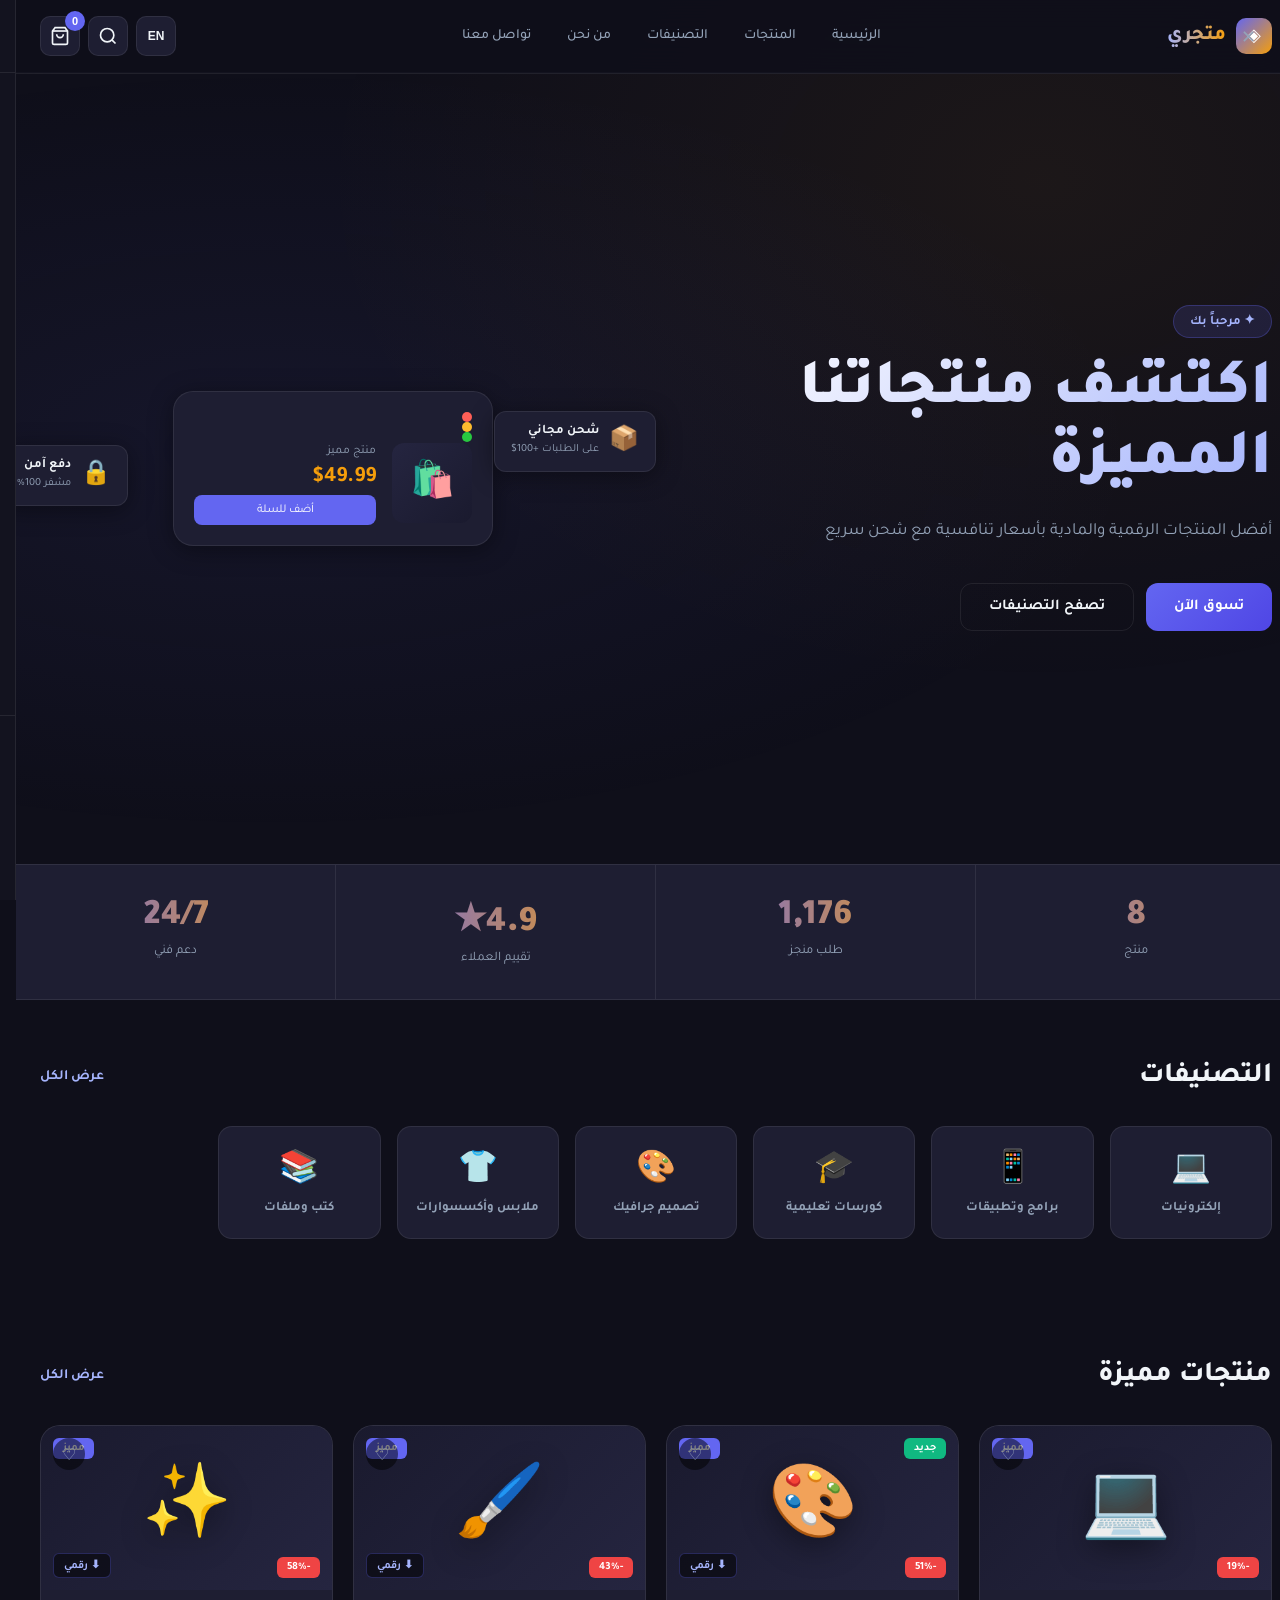
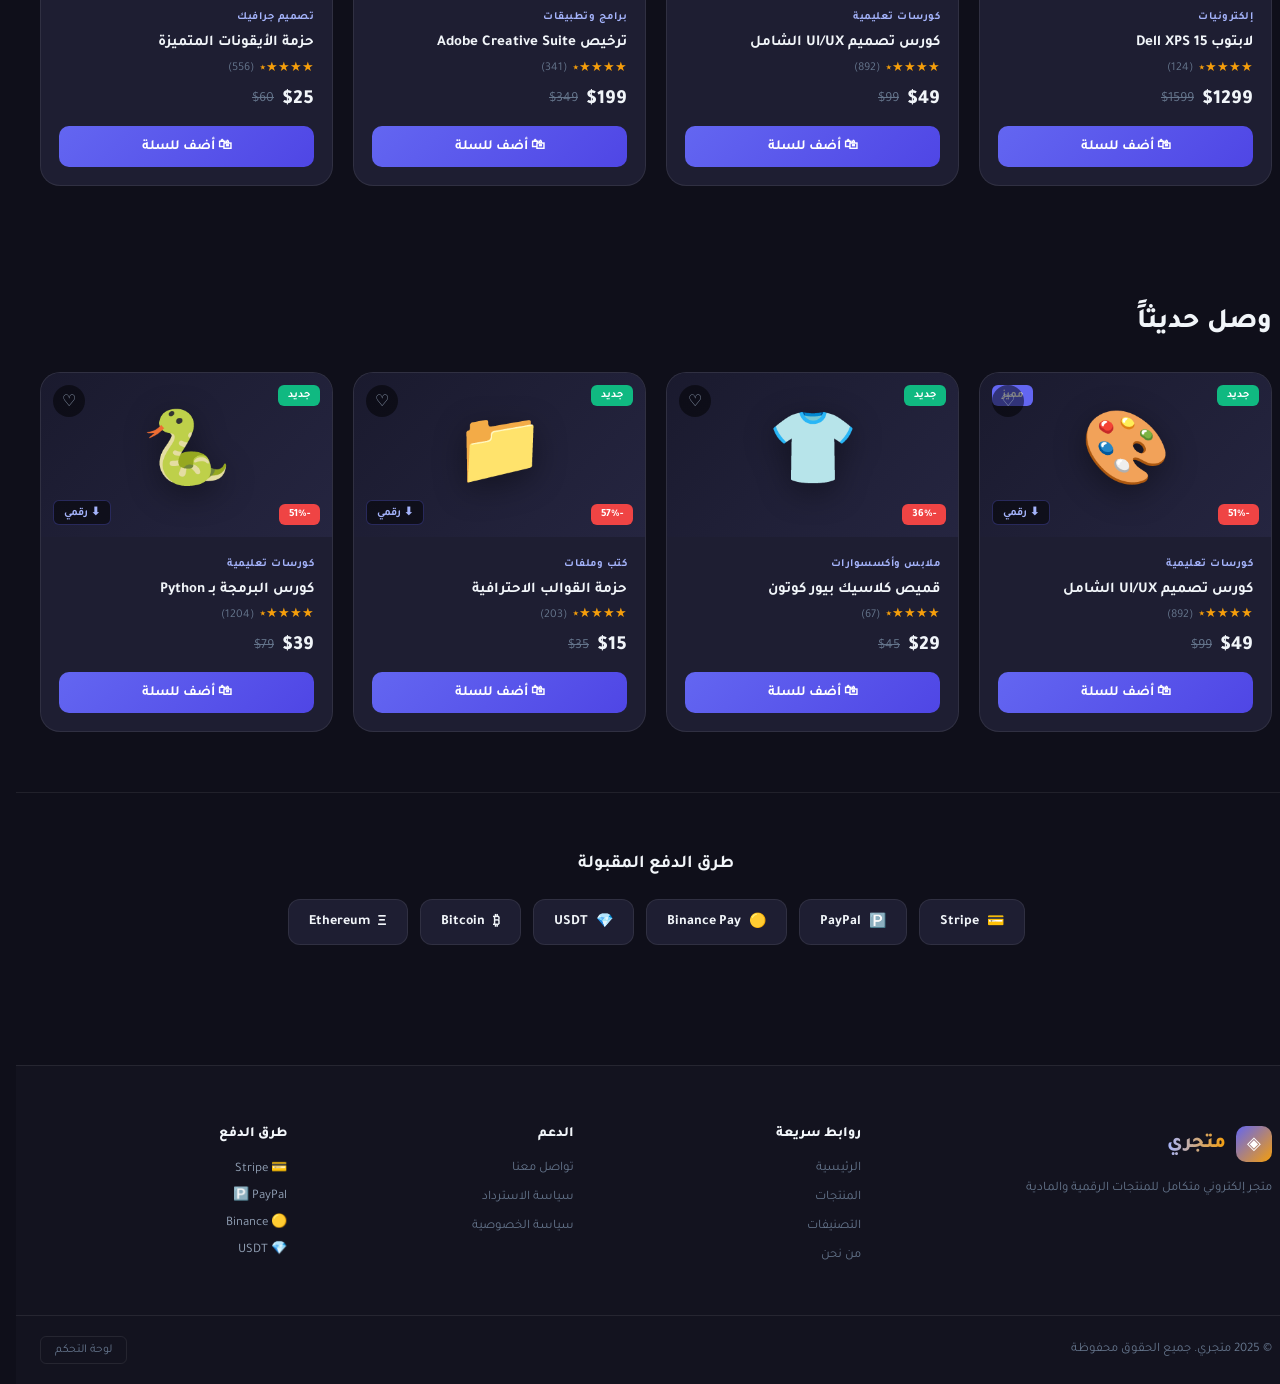
<file: index.html>
<!DOCTYPE html>
<html lang="ar" dir="rtl" data-lang="ar">
<head>
<meta charset="UTF-8">
<meta name="viewport" content="width=device-width, initial-scale=1.0">
<title id="page-title">متجري | MyStore</title>
<link rel="preconnect" href="https://fonts.googleapis.com">
<link href="https://fonts.googleapis.com/css2?family=Tajawal:wght@300;400;500;700;800&family=Inter:wght@300;400;500;600;700&display=swap" rel="stylesheet">
<link rel="stylesheet" href="css/store.css">
</head>
<body>

<!-- HEADER -->
<header class="header" id="header">
  <div class="header-inner">
    <div class="logo" onclick="navigateTo('home')">
      <div class="logo-icon">◈</div>
      <span class="logo-text" data-ar="متجري" data-en="MyStore">متجري</span>
    </div>

    <nav class="nav-links" id="navLinks">
      <a href="#" onclick="navigateTo('home')" data-ar="الرئيسية" data-en="Home">الرئيسية</a>
      <a href="#" onclick="navigateTo('products')" data-ar="المنتجات" data-en="Products">المنتجات</a>
      <a href="#" onclick="navigateTo('categories')" data-ar="التصنيفات" data-en="Categories">التصنيفات</a>
      <a href="#" onclick="navigateTo('about')" data-ar="من نحن" data-en="About">من نحن</a>
      <a href="#" onclick="navigateTo('contact')" data-ar="تواصل معنا" data-en="Contact">تواصل معنا</a>
    </nav>

    <div class="header-actions">
      <button class="lang-toggle" onclick="toggleLang()" id="langBtn">EN</button>
      <button class="search-btn" onclick="toggleSearch()">
        <svg width="20" height="20" viewBox="0 0 24 24" fill="none" stroke="currentColor" stroke-width="2"><circle cx="11" cy="11" r="8"/><path d="m21 21-4.35-4.35"/></svg>
      </button>
      <button class="cart-btn" onclick="toggleCart()">
        <svg width="20" height="20" viewBox="0 0 24 24" fill="none" stroke="currentColor" stroke-width="2"><path d="M6 2 3 6v14a2 2 0 0 0 2 2h14a2 2 0 0 0 2-2V6l-3-4z"/><line x1="3" y1="6" x2="21" y2="6"/><path d="M16 10a4 4 0 0 1-8 0"/></svg>
        <span class="cart-badge" id="cartBadge">0</span>
      </button>
      <button class="menu-toggle" onclick="toggleMenu()" id="menuToggle">☰</button>
    </div>
  </div>

  <!-- Search Bar -->
  <div class="search-bar" id="searchBar">
    <input type="text" id="searchInput" data-ar-placeholder="ابحث عن منتج..." data-en-placeholder="Search products..." placeholder="ابحث عن منتج..." oninput="searchProducts(this.value)">
    <button onclick="toggleSearch()">✕</button>
  </div>
</header>

<!-- PAGES CONTAINER -->
<main id="app">

  <!-- HOME PAGE -->
  <section id="page-home" class="page active">

    <!-- Hero -->
    <div class="hero">
      <div class="hero-bg"></div>
      <div class="hero-content">
        <span class="hero-badge" data-ar="✦ مرحباً بك" data-en="✦ Welcome">✦ مرحباً بك</span>
        <h1 data-ar="اكتشف منتجاتنا<br>المميزة" data-en="Discover Our<br>Premium Products">اكتشف منتجاتنا<br>المميزة</h1>
        <p data-ar="أفضل المنتجات الرقمية والمادية بأسعار تنافسية مع شحن سريع" data-en="Best digital and physical products at competitive prices with fast shipping">أفضل المنتجات الرقمية والمادية بأسعار تنافسية مع شحن سريع</p>
        <div class="hero-btns">
          <button class="btn-primary" onclick="navigateTo('products')" data-ar="تسوق الآن" data-en="Shop Now">تسوق الآن</button>
          <button class="btn-ghost" onclick="navigateTo('categories')" data-ar="تصفح التصنيفات" data-en="Browse Categories">تصفح التصنيفات</button>
        </div>
      </div>
      <div class="hero-visual">
        <div class="floating-card card-1">
          <span>📦</span>
          <div>
            <strong data-ar="شحن مجاني" data-en="Free Shipping">شحن مجاني</strong>
            <small data-ar="على الطلبات +100$" data-en="Orders over $100">على الطلبات +100$</small>
          </div>
        </div>
        <div class="floating-card card-2">
          <span>🔒</span>
          <div>
            <strong data-ar="دفع آمن" data-en="Secure Payment">دفع آمن</strong>
            <small data-ar="مشفر 100%" data-en="100% Encrypted">مشفر 100%</small>
          </div>
        </div>
        <div class="hero-mockup">
          <div class="mockup-inner">
            <div class="mockup-dot r"></div><div class="mockup-dot y"></div><div class="mockup-dot g"></div>
            <div class="mockup-product">
              <div class="mp-img">🛍️</div>
              <div class="mp-info">
                <span data-ar="منتج مميز" data-en="Featured Item">منتج مميز</span>
                <strong>$49.99</strong>
                <button data-ar="أضف للسلة" data-en="Add to Cart">أضف للسلة</button>
              </div>
            </div>
          </div>
        </div>
      </div>
    </div>

    <!-- Stats -->
    <div class="stats-bar">
      <div class="stat"><strong id="stat-products">0</strong><span data-ar="منتج" data-en="Products">منتج</span></div>
      <div class="stat"><strong id="stat-orders">0</strong><span data-ar="طلب منجز" data-en="Orders">طلب منجز</span></div>
      <div class="stat"><strong>4.9★</strong><span data-ar="تقييم العملاء" data-en="Customer Rating">تقييم العملاء</span></div>
      <div class="stat"><strong>24/7</strong><span data-ar="دعم فني" data-en="Support">دعم فني</span></div>
    </div>

    <!-- Categories Strip -->
    <section class="section">
      <div class="section-head">
        <h2 data-ar="التصنيفات" data-en="Categories">التصنيفات</h2>
        <a href="#" onclick="navigateTo('categories')" data-ar="عرض الكل" data-en="View All">عرض الكل</a>
      </div>
      <div class="categories-grid" id="homeCats"></div>
    </section>

    <!-- Featured Products -->
    <section class="section">
      <div class="section-head">
        <h2 data-ar="منتجات مميزة" data-en="Featured Products">منتجات مميزة</h2>
        <a href="#" onclick="navigateTo('products')" data-ar="عرض الكل" data-en="View All">عرض الكل</a>
      </div>
      <div class="products-grid" id="featuredProducts"></div>
    </section>

    <!-- New Arrivals -->
    <section class="section">
      <div class="section-head">
        <h2 data-ar="وصل حديثاً" data-en="New Arrivals">وصل حديثاً</h2>
      </div>
      <div class="products-grid" id="newProducts"></div>
    </section>

    <!-- Payment Methods -->
    <section class="section payment-section">
      <h3 data-ar="طرق الدفع المقبولة" data-en="Accepted Payment Methods">طرق الدفع المقبولة</h3>
      <div class="payment-logos">
        <div class="pay-logo"><span>💳</span> Stripe</div>
        <div class="pay-logo"><span>🅿️</span> PayPal</div>
        <div class="pay-logo"><span>🟡</span> Binance Pay</div>
        <div class="pay-logo"><span>💎</span> USDT</div>
        <div class="pay-logo"><span>₿</span> Bitcoin</div>
        <div class="pay-logo"><span>Ξ</span> Ethereum</div>
      </div>
    </section>

  </section>

  <!-- PRODUCTS PAGE -->
  <section id="page-products" class="page">
    <div class="page-header">
      <h1 data-ar="جميع المنتجات" data-en="All Products">جميع المنتجات</h1>
    </div>
    <div class="products-layout">
      <aside class="filters-panel" id="filtersPanel">
        <h3 data-ar="التصفية" data-en="Filters">التصفية</h3>
        <div class="filter-group">
          <label data-ar="التصنيف" data-en="Category">التصنيف</label>
          <select id="filterCat" onchange="applyFilters()">
            <option value="" data-ar="الكل" data-en="All">الكل</option>
          </select>
        </div>
        <div class="filter-group">
          <label data-ar="النوع" data-en="Type">النوع</label>
          <select id="filterType" onchange="applyFilters()">
            <option value="" data-ar="الكل" data-en="All">الكل</option>
            <option value="digital" data-ar="رقمي" data-en="Digital">رقمي</option>
            <option value="physical" data-ar="مادي" data-en="Physical">مادي</option>
          </select>
        </div>
        <div class="filter-group">
          <label data-ar="السعر الأقصى" data-en="Max Price">السعر الأقصى: <span id="priceVal">500</span>$</label>
          <input type="range" min="0" max="500" value="500" id="filterPrice" oninput="document.getElementById('priceVal').textContent=this.value;applyFilters()">
        </div>
        <div class="filter-group">
          <label data-ar="الترتيب" data-en="Sort By">الترتيب</label>
          <select id="filterSort" onchange="applyFilters()">
            <option value="default" data-ar="الافتراضي" data-en="Default">الافتراضي</option>
            <option value="price-asc" data-ar="السعر: الأقل" data-en="Price: Low">السعر: الأقل</option>
            <option value="price-desc" data-ar="السعر: الأعلى" data-en="Price: High">السعر: الأعلى</option>
            <option value="newest" data-ar="الأحدث" data-en="Newest">الأحدث</option>
          </select>
        </div>
        <button class="btn-ghost full" onclick="clearFilters()" data-ar="مسح الفلاتر" data-en="Clear Filters">مسح الفلاتر</button>
      </aside>
      <div class="products-area">
        <div class="products-toolbar">
          <span id="productsCount" data-ar="0 منتج" data-en="0 products">0 منتج</span>
          <div class="view-btns">
            <button onclick="setView('grid')" class="view-btn active" id="viewGrid">⊞</button>
            <button onclick="setView('list')" class="view-btn" id="viewList">☰</button>
          </div>
        </div>
        <div class="products-grid" id="allProducts"></div>
        <div id="noProducts" class="no-results hidden" data-ar="لا توجد منتجات" data-en="No products found">لا توجد منتجات</div>
      </div>
    </div>
  </section>

  <!-- CATEGORIES PAGE -->
  <section id="page-categories" class="page">
    <div class="page-header">
      <h1 data-ar="التصنيفات" data-en="Categories">التصنيفات</h1>
    </div>
    <div class="categories-full" id="categoriesFull"></div>
  </section>

  <!-- PRODUCT DETAIL PAGE -->
  <section id="page-product-detail" class="page">
    <div id="productDetailContent"></div>
  </section>

  <!-- CART PAGE -->
  <section id="page-cart" class="page">
    <div class="page-header">
      <h1 data-ar="سلة التسوق" data-en="Shopping Cart">سلة التسوق</h1>
    </div>
    <div class="cart-layout">
      <div class="cart-items" id="cartItems"></div>
      <div class="cart-summary" id="cartSummary"></div>
    </div>
  </section>

  <!-- CHECKOUT PAGE -->
  <section id="page-checkout" class="page">
    <div class="page-header">
      <h1 data-ar="إتمام الطلب" data-en="Checkout">إتمام الطلب</h1>
    </div>
    <div class="checkout-layout">
      <div class="checkout-form" id="checkoutForm"></div>
      <div class="checkout-summary" id="checkoutSummary"></div>
    </div>
  </section>

  <!-- ABOUT PAGE -->
  <section id="page-about" class="page">
    <div class="about-hero">
      <h1 data-ar="من نحن" data-en="About Us">من نحن</h1>
      <p data-ar="متجر إلكتروني متكامل يوفر أفضل المنتجات الرقمية والمادية" data-en="A complete e-commerce store providing the best digital and physical products">متجر إلكتروني متكامل يوفر أفضل المنتجات الرقمية والمادية</p>
    </div>
    <div class="about-content">
      <div class="about-card"><div class="about-icon">🎯</div><h3 data-ar="رسالتنا" data-en="Our Mission">رسالتنا</h3><p data-ar="تقديم أفضل تجربة تسوق إلكتروني بجودة عالية وأسعار منافسة" data-en="Providing the best online shopping experience with high quality and competitive prices">تقديم أفضل تجربة تسوق إلكتروني بجودة عالية وأسعار منافسة</p></div>
      <div class="about-card"><div class="about-icon">💡</div><h3 data-ar="رؤيتنا" data-en="Our Vision">رؤيتنا</h3><p data-ar="أن نكون المتجر الأول في المنطقة العربية للمنتجات الرقمية والمادية" data-en="To be the leading store in the Arab region for digital and physical products">أن نكون المتجر الأول في المنطقة العربية</p></div>
      <div class="about-card"><div class="about-icon">🤝</div><h3 data-ar="قيمنا" data-en="Our Values">قيمنا</h3><p data-ar="الأمانة والجودة والخدمة المتميزة في كل خطوة" data-en="Integrity, quality, and excellent service at every step">الأمانة والجودة والخدمة المتميزة في كل خطوة</p></div>
    </div>
  </section>

  <!-- CONTACT PAGE -->
  <section id="page-contact" class="page">
    <div class="page-header">
      <h1 data-ar="تواصل معنا" data-en="Contact Us">تواصل معنا</h1>
    </div>
    <div class="contact-layout">
      <div class="contact-info">
        <div class="contact-item"><span>📧</span><div><strong data-ar="البريد الإلكتروني" data-en="Email">البريد الإلكتروني</strong><p>store@example.com</p></div></div>
        <div class="contact-item"><span>📱</span><div><strong data-ar="واتساب" data-en="WhatsApp">واتساب</strong><p>+966 50 000 0000</p></div></div>
        <div class="contact-item"><span>🕐</span><div><strong data-ar="أوقات العمل" data-en="Working Hours">أوقات العمل</strong><p data-ar="24/7 - طوال الأسبوع" data-en="24/7 - All Week">24/7 - طوال الأسبوع</p></div></div>
        <div class="social-links">
          <a href="#" class="social-btn">Twitter / X</a>
          <a href="#" class="social-btn">Instagram</a>
          <a href="#" class="social-btn">Telegram</a>
        </div>
      </div>
      <div class="contact-form-wrap">
        <div class="form-group"><input type="text" id="cName" data-ar-placeholder="اسمك الكريم" data-en-placeholder="Your Name" placeholder="اسمك الكريم"></div>
        <div class="form-group"><input type="email" id="cEmail" data-ar-placeholder="بريدك الإلكتروني" data-en-placeholder="Your Email" placeholder="بريدك الإلكتروني"></div>
        <div class="form-group"><textarea id="cMsg" rows="5" data-ar-placeholder="رسالتك..." data-en-placeholder="Your message..." placeholder="رسالتك..."></textarea></div>
        <button class="btn-primary full" onclick="sendContact()" data-ar="إرسال الرسالة" data-en="Send Message">إرسال الرسالة</button>
      </div>
    </div>
  </section>

  <!-- ORDER SUCCESS PAGE -->
  <section id="page-success" class="page">
    <div class="success-page">
      <div class="success-icon">✅</div>
      <h1 data-ar="تم الطلب بنجاح!" data-en="Order Placed!">تم الطلب بنجاح!</h1>
      <p id="successOrderId"></p>
      <button class="btn-primary" onclick="navigateTo('home')" data-ar="العودة للرئيسية" data-en="Back to Home">العودة للرئيسية</button>
    </div>
  </section>

</main>

<!-- CART SIDEBAR -->
<div class="cart-overlay" id="cartOverlay" onclick="toggleCart()"></div>
<div class="cart-sidebar" id="cartSidebar">
  <div class="cart-sidebar-header">
    <h3 data-ar="السلة" data-en="Cart">السلة</h3>
    <button onclick="toggleCart()">✕</button>
  </div>
  <div class="cart-sidebar-items" id="cartSidebarItems"></div>
  <div class="cart-sidebar-footer">
    <div class="cart-total-row">
      <span data-ar="الإجمالي" data-en="Total">الإجمالي</span>
      <strong id="cartTotalSidebar">$0.00</strong>
    </div>
    <button class="btn-primary full" onclick="navigateTo('checkout');toggleCart()" data-ar="إتمام الطلب" data-en="Checkout">إتمام الطلب</button>
    <button class="btn-ghost full" onclick="navigateTo('cart');toggleCart()" data-ar="عرض السلة" data-en="View Cart">عرض السلة</button>
  </div>
</div>

<!-- TOAST -->
<div id="toast" class="toast"></div>

<!-- FOOTER -->
<footer class="footer">
  <div class="footer-inner">
    <div class="footer-col">
      <div class="logo"><div class="logo-icon">◈</div><span class="logo-text" data-ar="متجري" data-en="MyStore">متجري</span></div>
      <p data-ar="متجر إلكتروني متكامل للمنتجات الرقمية والمادية" data-en="Complete e-commerce store for digital and physical products">متجر إلكتروني متكامل للمنتجات الرقمية والمادية</p>
    </div>
    <div class="footer-col">
      <h4 data-ar="روابط سريعة" data-en="Quick Links">روابط سريعة</h4>
      <ul>
        <li><a href="#" onclick="navigateTo('home')" data-ar="الرئيسية" data-en="Home">الرئيسية</a></li>
        <li><a href="#" onclick="navigateTo('products')" data-ar="المنتجات" data-en="Products">المنتجات</a></li>
        <li><a href="#" onclick="navigateTo('categories')" data-ar="التصنيفات" data-en="Categories">التصنيفات</a></li>
        <li><a href="#" onclick="navigateTo('about')" data-ar="من نحن" data-en="About">من نحن</a></li>
      </ul>
    </div>
    <div class="footer-col">
      <h4 data-ar="الدعم" data-en="Support">الدعم</h4>
      <ul>
        <li><a href="#" onclick="navigateTo('contact')" data-ar="تواصل معنا" data-en="Contact">تواصل معنا</a></li>
        <li><a href="#" data-ar="سياسة الاسترداد" data-en="Refund Policy">سياسة الاسترداد</a></li>
        <li><a href="#" data-ar="سياسة الخصوصية" data-en="Privacy Policy">سياسة الخصوصية</a></li>
      </ul>
    </div>
    <div class="footer-col">
      <h4 data-ar="طرق الدفع" data-en="Payment">طرق الدفع</h4>
      <div class="footer-pay">
        <span>💳 Stripe</span><span>🅿️ PayPal</span>
        <span>🟡 Binance</span><span>💎 USDT</span>
      </div>
    </div>
  </div>
  <div class="footer-bottom">
    <p data-ar="© 2025 متجري. جميع الحقوق محفوظة" data-en="© 2025 MyStore. All rights reserved">© 2025 متجري. جميع الحقوق محفوظة</p>
    <a href="admin/index.html" class="admin-link" data-ar="لوحة التحكم" data-en="Admin Panel">لوحة التحكم</a>
  </div>
</footer>

<script src="js/data.js"></script>
<script src="js/store.js"></script>
</body>
</html>
</file>
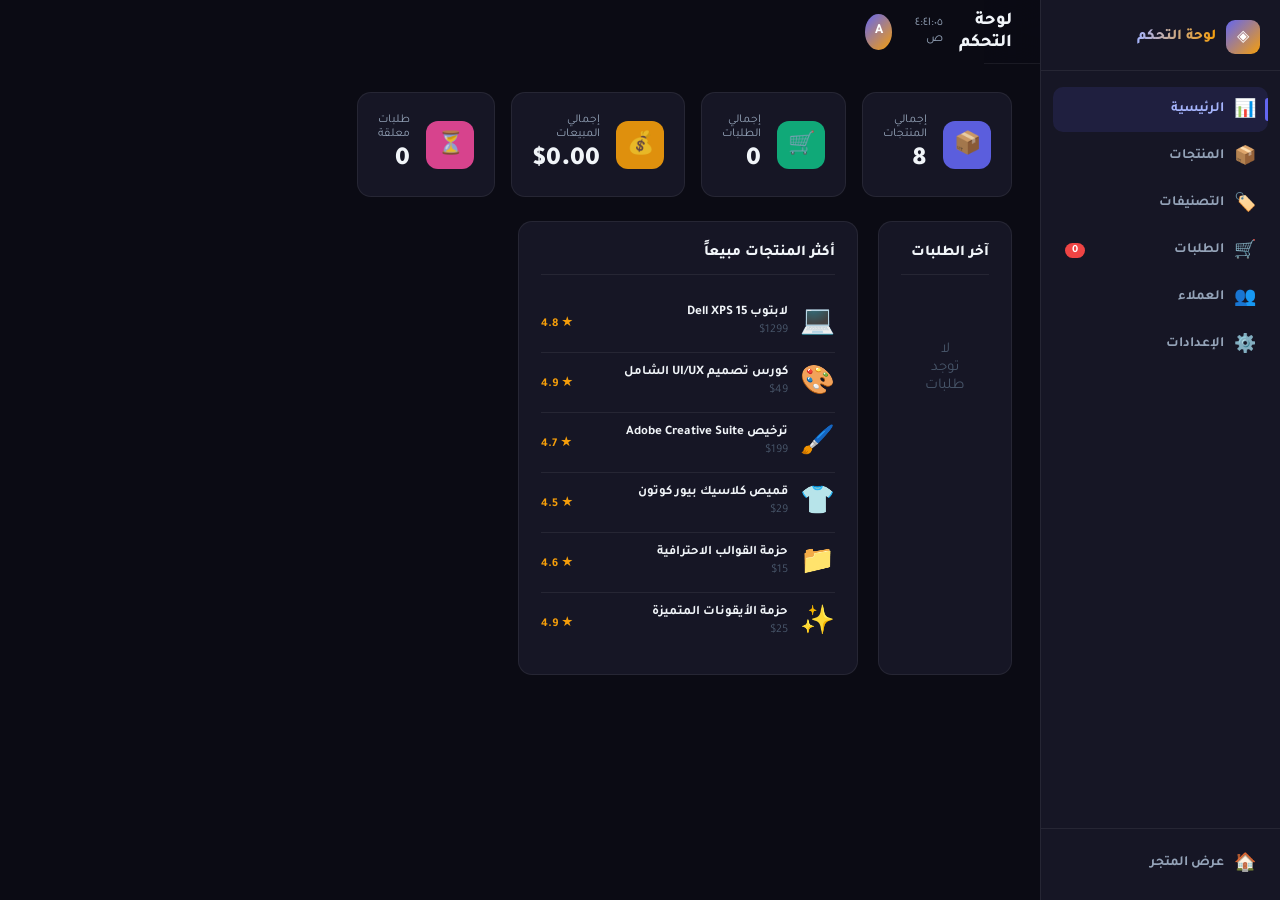
<file: admin/index.html>
<!DOCTYPE html>
<html lang="ar" dir="rtl">
<head>
<meta charset="UTF-8">
<meta name="viewport" content="width=device-width, initial-scale=1.0">
<title>لوحة التحكم | Admin Panel</title>
<link href="https://fonts.googleapis.com/css2?family=Tajawal:wght@300;400;500;700;800&family=Inter:wght@400;600;700&display=swap" rel="stylesheet">
<link rel="stylesheet" href="admin.css">
</head>
<body>
<div class="admin-shell" id="adminShell">

  <!-- SIDEBAR -->
  <aside class="sidebar" id="sidebar">
    <div class="sidebar-logo">
      <div class="logo-icon">◈</div>
      <span>لوحة التحكم</span>
    </div>
    <nav class="sidebar-nav">
      <a class="nav-item active" onclick="showTab('dashboard',this)" href="#">
        <span class="nav-icon">📊</span><span>الرئيسية</span>
      </a>
      <a class="nav-item" onclick="showTab('products',this)" href="#">
        <span class="nav-icon">📦</span><span>المنتجات</span>
      </a>
      <a class="nav-item" onclick="showTab('categories',this)" href="#">
        <span class="nav-icon">🏷️</span><span>التصنيفات</span>
      </a>
      <a class="nav-item" onclick="showTab('orders',this)" href="#">
        <span class="nav-icon">🛒</span><span>الطلبات</span>
        <span class="nav-badge" id="pendingBadge">0</span>
      </a>
      <a class="nav-item" onclick="showTab('customers',this)" href="#">
        <span class="nav-icon">👥</span><span>العملاء</span>
      </a>
      <a class="nav-item" onclick="showTab('settings',this)" href="#">
        <span class="nav-icon">⚙️</span><span>الإعدادات</span>
      </a>
    </nav>
    <div class="sidebar-footer">
      <a href="../index.html" class="nav-item">
        <span class="nav-icon">🏠</span><span>عرض المتجر</span>
      </a>
    </div>
  </aside>

  <!-- MAIN -->
  <main class="admin-main">
    <header class="admin-header">
      <button class="hamburger" onclick="document.getElementById('sidebar').classList.toggle('open')">☰</button>
      <h1 id="pageTitle">لوحة التحكم</h1>
      <div class="admin-header-actions">
        <span id="adminTime" class="time-display"></span>
        <div class="admin-avatar">A</div>
      </div>
    </header>

    <div class="admin-content">

      <!-- DASHBOARD TAB -->
      <div id="tab-dashboard" class="tab active">
        <div class="stats-grid">
          <div class="stat-card">
            <div class="stat-icon" style="background:#6366f1">📦</div>
            <div>
              <span class="stat-label">إجمالي المنتجات</span>
              <strong class="stat-value" id="st-products">0</strong>
            </div>
          </div>
          <div class="stat-card">
            <div class="stat-icon" style="background:#10b981">🛒</div>
            <div>
              <span class="stat-label">إجمالي الطلبات</span>
              <strong class="stat-value" id="st-orders">0</strong>
            </div>
          </div>
          <div class="stat-card">
            <div class="stat-icon" style="background:#f59e0b">💰</div>
            <div>
              <span class="stat-label">إجمالي المبيعات</span>
              <strong class="stat-value" id="st-revenue">$0</strong>
            </div>
          </div>
          <div class="stat-card">
            <div class="stat-icon" style="background:#ec4899">⏳</div>
            <div>
              <span class="stat-label">طلبات معلقة</span>
              <strong class="stat-value" id="st-pending">0</strong>
            </div>
          </div>
        </div>

        <div class="dash-grid">
          <div class="card">
            <h3>آخر الطلبات</h3>
            <div id="recentOrders"></div>
          </div>
          <div class="card">
            <h3>أكثر المنتجات مبيعاً</h3>
            <div id="topProducts"></div>
          </div>
        </div>
      </div>

      <!-- PRODUCTS TAB -->
      <div id="tab-products" class="tab">
        <div class="tab-actions">
          <input type="text" class="search-input" placeholder="ابحث عن منتج..." oninput="filterAdminProducts(this.value)" id="prodSearch">
          <button class="btn-primary" onclick="openProductModal()">+ إضافة منتج</button>
        </div>
        <div class="card">
          <table class="data-table" id="productsTable">
            <thead>
              <tr><th>#</th><th>المنتج</th><th>التصنيف</th><th>النوع</th><th>السعر</th><th>المخزون</th><th>الحالة</th><th>إجراءات</th></tr>
            </thead>
            <tbody id="productsTableBody"></tbody>
          </table>
        </div>
      </div>

      <!-- CATEGORIES TAB -->
      <div id="tab-categories" class="tab">
        <div class="tab-actions">
          <h2>إدارة التصنيفات</h2>
          <button class="btn-primary" onclick="openCatModal()">+ إضافة تصنيف</button>
        </div>
        <div class="categories-admin-grid" id="catsAdminGrid"></div>
      </div>

      <!-- ORDERS TAB -->
      <div id="tab-orders" class="tab">
        <div class="tab-actions">
          <div class="filter-row">
            <select id="orderStatusFilter" onchange="renderOrdersTable()">
              <option value="">كل الطلبات</option>
              <option value="pending">معلق</option>
              <option value="processing">قيد المعالجة</option>
              <option value="completed">مكتمل</option>
              <option value="cancelled">ملغي</option>
            </select>
            <input type="text" class="search-input" placeholder="ابحث برقم الطلب أو الاسم..." oninput="renderOrdersTable(this.value)" id="orderSearch">
          </div>
        </div>
        <div class="card">
          <table class="data-table">
            <thead>
              <tr><th>رقم الطلب</th><th>العميل</th><th>المنتجات</th><th>الإجمالي</th><th>طريقة الدفع</th><th>التاريخ</th><th>الحالة</th><th>إجراءات</th></tr>
            </thead>
            <tbody id="ordersTableBody"></tbody>
          </table>
          <div id="noOrders" class="empty-state">لا توجد طلبات بعد</div>
        </div>
      </div>

      <!-- CUSTOMERS TAB -->
      <div id="tab-customers" class="tab">
        <div class="tab-actions"><h2>قائمة العملاء</h2></div>
        <div class="card">
          <table class="data-table">
            <thead>
              <tr><th>الاسم</th><th>البريد</th><th>الهاتف</th><th>الدولة</th><th>عدد الطلبات</th><th>الإجمالي المنفق</th></tr>
            </thead>
            <tbody id="customersTableBody"></tbody>
          </table>
          <div id="noCustomers" class="empty-state">لا يوجد عملاء بعد</div>
        </div>
      </div>

      <!-- SETTINGS TAB -->
      <div id="tab-settings" class="tab">
        <div class="settings-grid">
          <div class="card">
            <h3>⚙️ إعدادات المتجر</h3>
            <div class="form-group"><label>اسم المتجر (عربي)</label><input type="text" id="s-name-ar" value="متجري"></div>
            <div class="form-group"><label>Store Name (English)</label><input type="text" id="s-name-en" value="MyStore"></div>
            <div class="form-group"><label>البريد الإلكتروني</label><input type="email" id="s-email" value="store@example.com"></div>
            <div class="form-group"><label>واتساب</label><input type="text" id="s-whatsapp" value="+966500000000"></div>
            <div class="form-group"><label>العملة</label>
              <select id="s-currency"><option value="USD">USD - دولار أمريكي</option><option value="SAR">SAR - ريال سعودي</option><option value="AED">AED - درهم إماراتي</option></select>
            </div>
            <button class="btn-primary" onclick="saveSettings()">💾 حفظ الإعدادات</button>
          </div>

          <div class="card">
            <h3>💳 إعدادات الدفع</h3>
            <div class="form-group"><label>Stripe Public Key</label><input type="text" id="s-stripe" placeholder="pk_test_..."></div>
            <div class="form-group"><label>PayPal Email</label><input type="email" id="s-paypal" placeholder="paypal@example.com"></div>
            <div class="form-group"><label>Binance Pay ID</label><input type="text" id="s-binance" placeholder="معرف Binance Pay"></div>
            <div class="form-group"><label>USDT TRC20 Address</label><input type="text" id="s-usdt" placeholder="TRC20..."></div>
            <div class="form-group"><label>Bitcoin Address</label><input type="text" id="s-btc" placeholder="1A1z..."></div>
            <div class="form-group"><label>Ethereum Address</label><input type="text" id="s-eth" placeholder="0x..."></div>
            <button class="btn-primary" onclick="saveSettings()">💾 حفظ إعدادات الدفع</button>
          </div>

          <div class="card">
            <h3>🗑️ إدارة البيانات</h3>
            <p class="text-muted">إدارة بيانات المتجر المخزنة</p>
            <div class="data-actions">
              <button class="btn-ghost" onclick="exportData()">📥 تصدير البيانات (JSON)</button>
              <button class="btn-ghost" onclick="clearOrders()">🗑️ حذف جميع الطلبات</button>
            </div>
          </div>
        </div>
      </div>

    </div>
  </main>
</div>

<!-- PRODUCT MODAL -->
<div class="modal-overlay" id="productModal">
  <div class="modal" style="max-width:680px">
    <div class="modal-header">
      <h3 id="productModalTitle">إضافة منتج جديد</h3>
      <button onclick="closeModal('productModal')">✕</button>
    </div>
    <div class="modal-body">
      <input type="hidden" id="p-id">
      <div class="modal-grid">
        <div class="form-group span2"><label>اسم المنتج (عربي)</label><input type="text" id="p-name-ar" placeholder="اسم المنتج بالعربية"></div>
        <div class="form-group span2"><label>Product Name (English)</label><input type="text" id="p-name-en" placeholder="Product name in English"></div>
        <div class="form-group span2"><label>الوصف (عربي)</label><textarea id="p-desc-ar" rows="3" placeholder="وصف المنتج بالعربية"></textarea></div>
        <div class="form-group span2"><label>Description (English)</label><textarea id="p-desc-en" rows="3" placeholder="Product description"></textarea></div>
        <div class="form-group"><label>السعر ($)</label><input type="number" id="p-price" placeholder="0.00" step="0.01"></div>
        <div class="form-group"><label>السعر الأصلي ($)</label><input type="number" id="p-original" placeholder="اختياري" step="0.01"></div>
        <div class="form-group"><label>التصنيف</label><select id="p-cat"></select></div>
        <div class="form-group"><label>النوع</label>
          <select id="p-type" onchange="toggleProductType()">
            <option value="digital">رقمي (Digital)</option>
            <option value="physical">مادي (Physical)</option>
          </select>
        </div>
        <div class="form-group" id="p-stock-group"><label>المخزون</label><input type="number" id="p-stock" placeholder="الكمية المتاحة" value="999"></div>
        <div class="form-group" id="p-shipping-group" style="display:none"><label>أيام الشحن</label><input type="number" id="p-shipping" placeholder="3" value="3"></div>
        <div class="form-group"><label>الإيموجي</label><input type="text" id="p-emoji" placeholder="📦" maxlength="2"></div>
        <div class="form-group"><label>التقييم</label><input type="number" id="p-rating" placeholder="4.5" step="0.1" min="1" max="5"></div>
        <div class="form-group">
          <label><input type="checkbox" id="p-featured"> منتج مميز (Featured)</label>
        </div>
        <div class="form-group">
          <label><input type="checkbox" id="p-new"> وصل حديثاً (New)</label>
        </div>
        <div class="form-group span2" id="p-variants-group"><label>المقاسات/المتغيرات (مفصولة بفاصلة)</label><input type="text" id="p-variants" placeholder="S, M, L, XL"></div>
        <div class="form-group span2" id="p-download-group"><label>رابط التحميل (للمنتجات الرقمية)</label><input type="url" id="p-download" placeholder="https://..."></div>
      </div>
    </div>
    <div class="modal-footer">
      <button class="btn-ghost" onclick="closeModal('productModal')">إلغاء</button>
      <button class="btn-primary" onclick="saveProduct()">💾 حفظ المنتج</button>
    </div>
  </div>
</div>

<!-- CATEGORY MODAL -->
<div class="modal-overlay" id="catModal">
  <div class="modal" style="max-width:500px">
    <div class="modal-header">
      <h3 id="catModalTitle">إضافة تصنيف جديد</h3>
      <button onclick="closeModal('catModal')">✕</button>
    </div>
    <div class="modal-body">
      <input type="hidden" id="cat-id">
      <div class="form-group"><label>اسم التصنيف (عربي)</label><input type="text" id="cat-name-ar" placeholder="مثال: إلكترونيات"></div>
      <div class="form-group"><label>Category Name (English)</label><input type="text" id="cat-name-en" placeholder="e.g. Electronics"></div>
      <div class="form-group"><label>الأيقونة</label><input type="text" id="cat-icon" placeholder="💻" maxlength="2"></div>
      <div class="form-group"><label>اللون</label><input type="color" id="cat-color" value="#6366f1" style="width:100%;height:44px;border-radius:10px;border:none;cursor:pointer"></div>
    </div>
    <div class="modal-footer">
      <button class="btn-ghost" onclick="closeModal('catModal')">إلغاء</button>
      <button class="btn-primary" onclick="saveCat()">💾 حفظ التصنيف</button>
    </div>
  </div>
</div>

<!-- ORDER DETAIL MODAL -->
<div class="modal-overlay" id="orderModal">
  <div class="modal" style="max-width:600px">
    <div class="modal-header">
      <h3>تفاصيل الطلب</h3>
      <button onclick="closeModal('orderModal')">✕</button>
    </div>
    <div class="modal-body" id="orderModalContent"></div>
    <div class="modal-footer">
      <button class="btn-ghost" onclick="closeModal('orderModal')">إغلاق</button>
    </div>
  </div>
</div>

<!-- TOAST -->
<div id="adminToast" class="toast"></div>

<script>
// ============================================================
// LOAD STORE DATA
// ============================================================
const script = document.createElement('script');
script.src = '../js/data.js';
document.head.appendChild(script);
script.onload = initAdmin;

function initAdmin() {
  renderDashboard();
  renderProductsTable();
  renderCatsAdmin();
  renderOrdersTable();
  renderCustomers();
  updateTime();
  setInterval(updateTime, 1000);
}

function updateTime() {
  const now = new Date();
  document.getElementById('adminTime').textContent = now.toLocaleTimeString('ar-SA');
}

// ============================================================
// NAVIGATION
// ============================================================
function showTab(name, el) {
  document.querySelectorAll('.tab').forEach(t => t.classList.remove('active'));
  document.querySelectorAll('.nav-item').forEach(n => n.classList.remove('active'));
  document.getElementById('tab-' + name).classList.add('active');
  if (el) el.classList.add('active');
  const titles = { dashboard: 'لوحة التحكم', products: 'المنتجات', categories: 'التصنيفات', orders: 'الطلبات', customers: 'العملاء', settings: 'الإعدادات' };
  document.getElementById('pageTitle').textContent = titles[name] || name;
}

// ============================================================
// DASHBOARD
// ============================================================
function renderDashboard() {
  const orders = getOrders();
  const pending = orders.filter(o => o.status === 'pending').length;
  const revenue = orders.reduce((s, o) => s + (o.total || 0), 0);

  document.getElementById('st-products').textContent = PRODUCTS.length;
  document.getElementById('st-orders').textContent = orders.length;
  document.getElementById('st-revenue').textContent = '$' + revenue.toFixed(2);
  document.getElementById('st-pending').textContent = pending;
  document.getElementById('pendingBadge').textContent = pending;

  const recentEl = document.getElementById('recentOrders');
  if (orders.length === 0) {
    recentEl.innerHTML = '<div class="empty-state">لا توجد طلبات</div>';
  } else {
    recentEl.innerHTML = `<table class="data-table"><thead><tr><th>الطلب</th><th>العميل</th><th>المبلغ</th><th>الحالة</th></tr></thead><tbody>
    ${orders.slice(0, 8).map(o => `<tr>
      <td><small>${o.id}</small></td>
      <td>${o.customer?.name || '-'}</td>
      <td>$${(o.total || 0).toFixed(2)}</td>
      <td><span class="status-badge ${o.status}">${statusLabel(o.status)}</span></td>
    </tr>`).join('')}
    </tbody></table>`;
  }

  const topEl = document.getElementById('topProducts');
  topEl.innerHTML = PRODUCTS.slice(0, 6).map(p => `
    <div class="top-product-row">
      <span class="tp-emoji">${p.emoji}</span>
      <div><strong>${p.name_ar}</strong><small>$${p.price}</small></div>
      <span class="tp-rating">★ ${p.rating}</span>
    </div>`).join('');
}

// ============================================================
// PRODUCTS TABLE
// ============================================================
function renderProductsTable(list = PRODUCTS) {
  const body = document.getElementById('productsTableBody');
  body.innerHTML = list.map(p => {
    const cat = CATEGORIES.find(c => c.id === p.category_id);
    return `<tr>
      <td>${p.emoji}</td>
      <td><strong>${p.name_ar}</strong><br><small>${p.name_en}</small></td>
      <td>${cat ? cat.name_ar : '-'}</td>
      <td><span class="type-tag ${p.type}">${p.type === 'digital' ? '⬇ رقمي' : '📦 مادي'}</span></td>
      <td>$${p.price}${p.original_price ? `<br><small style="text-decoration:line-through;color:#64748b">$${p.original_price}</small>` : ''}</td>
      <td>${p.stock >= 999 ? '∞' : p.stock}</td>
      <td>
        ${p.featured ? '<span class="badge-sm featured">مميز</span>' : ''}
        ${p.new ? '<span class="badge-sm new">جديد</span>' : ''}
      </td>
      <td class="action-btns">
        <button class="icon-btn edit" onclick="editProduct(${p.id})">✏️</button>
        <button class="icon-btn delete" onclick="deleteProduct(${p.id})">🗑️</button>
      </td>
    </tr>`;
  }).join('');
}

function filterAdminProducts(q) {
  const filtered = PRODUCTS.filter(p =>
    p.name_ar.includes(q) || p.name_en.toLowerCase().includes(q.toLowerCase())
  );
  renderProductsTable(filtered);
}

// ============================================================
// PRODUCT MODAL
// ============================================================
function populateCatSelect() {
  const sel = document.getElementById('p-cat');
  sel.innerHTML = CATEGORIES.map(c => `<option value="${c.id}">${c.name_ar}</option>`).join('');
}

function openProductModal(id = null) {
  populateCatSelect();
  if (id) {
    const p = PRODUCTS.find(x => x.id === id);
    document.getElementById('productModalTitle').textContent = 'تعديل المنتج';
    document.getElementById('p-id').value = p.id;
    document.getElementById('p-name-ar').value = p.name_ar;
    document.getElementById('p-name-en').value = p.name_en;
    document.getElementById('p-desc-ar').value = p.desc_ar;
    document.getElementById('p-desc-en').value = p.desc_en;
    document.getElementById('p-price').value = p.price;
    document.getElementById('p-original').value = p.original_price || '';
    document.getElementById('p-cat').value = p.category_id;
    document.getElementById('p-type').value = p.type;
    document.getElementById('p-stock').value = p.stock;
    document.getElementById('p-emoji').value = p.emoji;
    document.getElementById('p-rating').value = p.rating;
    document.getElementById('p-featured').checked = p.featured;
    document.getElementById('p-new').checked = p.new;
    document.getElementById('p-variants').value = (p.variants || []).join(', ');
    document.getElementById('p-download').value = p.download_link || '';
    document.getElementById('p-shipping').value = p.shipping_days || 3;
  } else {
    document.getElementById('productModalTitle').textContent = 'إضافة منتج جديد';
    document.getElementById('p-id').value = '';
    ['p-name-ar','p-name-en','p-desc-ar','p-desc-en','p-price','p-original','p-variants','p-download'].forEach(id => document.getElementById(id).value = '');
    document.getElementById('p-emoji').value = '📦';
    document.getElementById('p-rating').value = '4.5';
    document.getElementById('p-stock').value = '999';
    document.getElementById('p-featured').checked = false;
    document.getElementById('p-new').checked = true;
    document.getElementById('p-type').value = 'digital';
  }
  toggleProductType();
  document.getElementById('productModal').classList.add('open');
}

function editProduct(id) { openProductModal(id); }

function toggleProductType() {
  const isDigital = document.getElementById('p-type').value === 'digital';
  document.getElementById('p-download-group').style.display = isDigital ? '' : 'none';
  document.getElementById('p-shipping-group').style.display = isDigital ? 'none' : '';
  document.getElementById('p-variants-group').style.display = isDigital ? 'none' : '';
}

function saveProduct() {
  const id = document.getElementById('p-id').value;
  const product = {
    id: id ? parseInt(id) : Date.now(),
    name_ar: document.getElementById('p-name-ar').value.trim(),
    name_en: document.getElementById('p-name-en').value.trim(),
    desc_ar: document.getElementById('p-desc-ar').value.trim(),
    desc_en: document.getElementById('p-desc-en').value.trim(),
    price: parseFloat(document.getElementById('p-price').value) || 0,
    original_price: parseFloat(document.getElementById('p-original').value) || null,
    category_id: parseInt(document.getElementById('p-cat').value),
    type: document.getElementById('p-type').value,
    stock: parseInt(document.getElementById('p-stock').value) || 999,
    emoji: document.getElementById('p-emoji').value || '📦',
    rating: parseFloat(document.getElementById('p-rating').value) || 4.5,
    reviews: 0,
    featured: document.getElementById('p-featured').checked,
    new: document.getElementById('p-new').checked,
    variants: document.getElementById('p-variants').value ? document.getElementById('p-variants').value.split(',').map(v => v.trim()) : null,
    download_link: document.getElementById('p-download').value || null,
    shipping_days: parseInt(document.getElementById('p-shipping').value) || 3,
    images: [],
  };

  if (!product.name_ar || !product.price) {
    showAdminToast('⚠️ يرجى ملء الحقول المطلوبة', 'error'); return;
  }

  if (id) {
    const idx = PRODUCTS.findIndex(p => p.id === parseInt(id));
    if (idx !== -1) PRODUCTS[idx] = product;
  } else {
    PRODUCTS.unshift(product);
  }

  saveProductsToStorage();
  renderProductsTable();
  renderDashboard();
  closeModal('productModal');
  showAdminToast('✅ تم حفظ المنتج بنجاح!');
}

function deleteProduct(id) {
  if (!confirm('هل أنت متأكد من حذف هذا المنتج؟')) return;
  const idx = PRODUCTS.findIndex(p => p.id === id);
  if (idx !== -1) PRODUCTS.splice(idx, 1);
  saveProductsToStorage();
  renderProductsTable();
  renderDashboard();
  showAdminToast('🗑️ تم حذف المنتج');
}

function saveProductsToStorage() {
  localStorage.setItem('store_products', JSON.stringify(PRODUCTS));
}

// ============================================================
// CATEGORIES ADMIN
// ============================================================
function renderCatsAdmin() {
  const el = document.getElementById('catsAdminGrid');
  el.innerHTML = CATEGORIES.map(c => {
    const count = PRODUCTS.filter(p => p.category_id === c.id).length;
    return `
    <div class="cat-admin-card" style="--cat-color:${c.color}">
      <div class="cat-admin-top">
        <span class="cat-emoji-big">${c.icon}</span>
        <div class="cat-admin-actions">
          <button class="icon-btn edit" onclick="editCat(${c.id})">✏️</button>
          <button class="icon-btn delete" onclick="deleteCat(${c.id})">🗑️</button>
        </div>
      </div>
      <h4>${c.name_ar}</h4>
      <small>${c.name_en}</small>
      <div class="cat-count">${count} منتج</div>
    </div>`;
  }).join('');
}

function openCatModal(id = null) {
  if (id) {
    const cat = CATEGORIES.find(c => c.id === id);
    document.getElementById('catModalTitle').textContent = 'تعديل التصنيف';
    document.getElementById('cat-id').value = cat.id;
    document.getElementById('cat-name-ar').value = cat.name_ar;
    document.getElementById('cat-name-en').value = cat.name_en;
    document.getElementById('cat-icon').value = cat.icon;
    document.getElementById('cat-color').value = cat.color;
  } else {
    document.getElementById('catModalTitle').textContent = 'إضافة تصنيف';
    document.getElementById('cat-id').value = '';
    document.getElementById('cat-name-ar').value = '';
    document.getElementById('cat-name-en').value = '';
    document.getElementById('cat-icon').value = '';
    document.getElementById('cat-color').value = '#6366f1';
  }
  document.getElementById('catModal').classList.add('open');
}

function editCat(id) { openCatModal(id); }

function saveCat() {
  const id = document.getElementById('cat-id').value;
  const cat = {
    id: id ? parseInt(id) : Date.now(),
    name_ar: document.getElementById('cat-name-ar').value.trim(),
    name_en: document.getElementById('cat-name-en').value.trim(),
    icon: document.getElementById('cat-icon').value.trim() || '📦',
    color: document.getElementById('cat-color').value,
  };
  if (!cat.name_ar) { showAdminToast('⚠️ أدخل اسم التصنيف', 'error'); return; }
  if (id) {
    const idx = CATEGORIES.findIndex(c => c.id === parseInt(id));
    if (idx !== -1) CATEGORIES[idx] = cat;
  } else {
    CATEGORIES.push(cat);
  }
  renderCatsAdmin();
  closeModal('catModal');
  showAdminToast('✅ تم حفظ التصنيف');
}

function deleteCat(id) {
  if (!confirm('حذف هذا التصنيف؟')) return;
  const idx = CATEGORIES.findIndex(c => c.id === id);
  if (idx !== -1) CATEGORIES.splice(idx, 1);
  renderCatsAdmin();
  showAdminToast('🗑️ تم حذف التصنيف');
}

// ============================================================
// ORDERS TABLE
// ============================================================
function renderOrdersTable(searchQ = '') {
  const orders = getOrders();
  const statusFilter = document.getElementById('orderStatusFilter')?.value;
  const q = searchQ || document.getElementById('orderSearch')?.value || '';
  let filtered = orders;
  if (statusFilter) filtered = filtered.filter(o => o.status === statusFilter);
  if (q) filtered = filtered.filter(o =>
    o.id.includes(q) || (o.customer?.name || '').includes(q) || (o.customer?.email || '').includes(q)
  );

  const body = document.getElementById('ordersTableBody');
  const noEl = document.getElementById('noOrders');
  if (filtered.length === 0) {
    body.innerHTML = '';
    noEl?.classList.remove('hidden');
    return;
  }
  noEl?.classList.add('hidden');
  body.innerHTML = filtered.map(o => `<tr>
    <td><small><strong>${o.id}</strong></small></td>
    <td><strong>${o.customer?.name || '-'}</strong><br><small>${o.customer?.email || ''}</small></td>
    <td><small>${(o.items || []).length} منتج</small></td>
    <td><strong>$${(o.total || 0).toFixed(2)}</strong></td>
    <td><span class="type-tag">${payLabel(o.payment_method)}</span></td>
    <td><small>${new Date(o.date).toLocaleDateString('ar-SA')}</small></td>
    <td>
      <select class="status-select" onchange="updateOrderStatus('${o.id}',this.value)">
        <option value="pending" ${o.status==='pending'?'selected':''}>⏳ معلق</option>
        <option value="processing" ${o.status==='processing'?'selected':''}>🔄 معالجة</option>
        <option value="completed" ${o.status==='completed'?'selected':''}>✅ مكتمل</option>
        <option value="cancelled" ${o.status==='cancelled'?'selected':''}>❌ ملغي</option>
      </select>
    </td>
    <td class="action-btns">
      <button class="icon-btn" onclick="viewOrderDetail('${o.id}')">👁️</button>
      <button class="icon-btn delete" onclick="deleteOrder('${o.id}')">🗑️</button>
    </td>
  </tr>`).join('');
}

function updateOrderStatus(orderId, status) {
  const orders = getOrders();
  const o = orders.find(x => x.id === orderId);
  if (o) { o.status = status; localStorage.setItem('store_orders', JSON.stringify(orders)); }
  renderDashboard();
  showAdminToast('✅ تم تحديث حالة الطلب');
}

function deleteOrder(id) {
  if (!confirm('حذف هذا الطلب؟')) return;
  const orders = getOrders().filter(o => o.id !== id);
  localStorage.setItem('store_orders', JSON.stringify(orders));
  renderOrdersTable();
  renderDashboard();
  showAdminToast('🗑️ تم حذف الطلب');
}

function viewOrderDetail(id) {
  const o = getOrders().find(x => x.id === id);
  if (!o) return;
  document.getElementById('orderModalContent').innerHTML = `
    <div class="order-detail">
      <div class="od-row"><strong>رقم الطلب:</strong> ${o.id}</div>
      <div class="od-row"><strong>التاريخ:</strong> ${new Date(o.date).toLocaleString('ar-SA')}</div>
      <div class="od-section">
        <h4>👤 بيانات العميل</h4>
        <div class="od-row"><strong>الاسم:</strong> ${o.customer?.name || '-'}</div>
        <div class="od-row"><strong>البريد:</strong> ${o.customer?.email || '-'}</div>
        <div class="od-row"><strong>الهاتف:</strong> ${o.customer?.phone || '-'}</div>
        <div class="od-row"><strong>الدولة:</strong> ${o.customer?.country || '-'}</div>
        ${o.customer?.address ? `<div class="od-row"><strong>العنوان:</strong> ${o.customer.address}</div>` : ''}
      </div>
      <div class="od-section">
        <h4>🛒 المنتجات</h4>
        ${(o.items || []).map(i => `<div class="od-item"><span>${i.name_ar}</span><span>${i.quantity} × $${i.price}</span><strong>$${(i.quantity * i.price).toFixed(2)}</strong></div>`).join('')}
      </div>
      <div class="od-section">
        <div class="od-row"><strong>طريقة الدفع:</strong> ${payLabel(o.payment_method)}</div>
        <div class="od-row"><strong>المجموع الفرعي:</strong> $${(o.subtotal || 0).toFixed(2)}</div>
        <div class="od-row"><strong>الشحن:</strong> $${(o.shipping || 0).toFixed(2)}</div>
        <div class="od-row total"><strong>الإجمالي:</strong> <strong style="color:#f59e0b">$${(o.total || 0).toFixed(2)}</strong></div>
      </div>
      <div class="od-section">
        <h4>تحديث الحالة</h4>
        <select class="status-select" onchange="updateOrderStatus('${o.id}',this.value);closeModal('orderModal')">
          <option value="pending" ${o.status==='pending'?'selected':''}>⏳ معلق</option>
          <option value="processing" ${o.status==='processing'?'selected':''}>🔄 قيد المعالجة</option>
          <option value="completed" ${o.status==='completed'?'selected':''}>✅ مكتمل</option>
          <option value="cancelled" ${o.status==='cancelled'?'selected':''}>❌ ملغي</option>
        </select>
      </div>
    </div>`;
  document.getElementById('orderModal').classList.add('open');
}

// ============================================================
// CUSTOMERS
// ============================================================
function renderCustomers() {
  const orders = getOrders();
  const custMap = {};
  orders.forEach(o => {
    const email = o.customer?.email;
    if (!email) return;
    if (!custMap[email]) custMap[email] = { ...o.customer, orders: 0, total: 0 };
    custMap[email].orders++;
    custMap[email].total += o.total || 0;
  });
  const customers = Object.values(custMap);
  const body = document.getElementById('customersTableBody');
  const noEl = document.getElementById('noCustomers');
  if (customers.length === 0) { noEl?.classList.remove('hidden'); body.innerHTML = ''; return; }
  noEl?.classList.add('hidden');
  body.innerHTML = customers.map(c => `<tr>
    <td><strong>${c.name || '-'}</strong></td>
    <td>${c.email || '-'}</td>
    <td>${c.phone || '-'}</td>
    <td>${c.country || '-'}</td>
    <td>${c.orders}</td>
    <td><strong>$${c.total.toFixed(2)}</strong></td>
  </tr>`).join('');
}

// ============================================================
// SETTINGS
// ============================================================
function saveSettings() { showAdminToast('✅ تم حفظ الإعدادات'); }

function exportData() {
  const data = { products: PRODUCTS, categories: CATEGORIES, orders: getOrders() };
  const blob = new Blob([JSON.stringify(data, null, 2)], { type: 'application/json' });
  const a = document.createElement('a');
  a.href = URL.createObjectURL(blob);
  a.download = 'store-data.json';
  a.click();
}

function clearOrders() {
  if (!confirm('هل أنت متأكد من حذف جميع الطلبات؟')) return;
  localStorage.setItem('store_orders', '[]');
  renderOrdersTable();
  renderDashboard();
  renderCustomers();
  showAdminToast('🗑️ تم حذف جميع الطلبات');
}

// ============================================================
// HELPERS
// ============================================================
function closeModal(id) { document.getElementById(id).classList.remove('open'); }

function statusLabel(s) {
  const m = { pending: '⏳ معلق', processing: '🔄 معالجة', completed: '✅ مكتمل', cancelled: '❌ ملغي' };
  return m[s] || s;
}

function payLabel(m) {
  const map = { stripe: '💳 Stripe', paypal: '🅿️ PayPal', binance: '🟡 Binance', crypto: '💎 Crypto' };
  return map[m] || m || '-';
}

function showAdminToast(msg, type = 'success') {
  const t = document.getElementById('adminToast');
  t.textContent = msg;
  t.className = `toast show ${type}`;
  setTimeout(() => t.classList.remove('show'), 3000);
}
</script>
</body>
</html>
</file>
<file: css/store.css>
/* ============================================================
   STORE CSS - Complete Design System
   ============================================================ */

:root {
  --primary: #6366f1;
  --primary-dark: #4f46e5;
  --primary-light: #a5b4fc;
  --accent: #f59e0b;
  --success: #10b981;
  --danger: #ef4444;
  --bg: #0f0f1a;
  --bg2: #13131f;
  --bg3: #1a1a2e;
  --surface: #1e1e32;
  --surface2: #252540;
  --border: rgba(255,255,255,0.08);
  --text: #f1f5f9;
  --text2: #94a3b8;
  --text3: #64748b;
  --radius: 16px;
  --radius-sm: 8px;
  --shadow: 0 4px 24px rgba(0,0,0,0.4);
  --shadow-hover: 0 8px 40px rgba(99,102,241,0.25);
  --transition: 0.3s cubic-bezier(0.4,0,0.2,1);
  --font-ar: 'Tajawal', sans-serif;
  --font-en: 'Inter', sans-serif;
  --header-h: 72px;
}

* { margin: 0; padding: 0; box-sizing: border-box; }

html[lang="ar"] { font-family: var(--font-ar); }
html[lang="en"] { font-family: var(--font-en); }

body { background: var(--bg); color: var(--text); min-height: 100vh; overflow-x: hidden; }

a { text-decoration: none; color: inherit; }

/* ============================================================ SCROLLBAR */
::-webkit-scrollbar { width: 6px; }
::-webkit-scrollbar-track { background: var(--bg2); }
::-webkit-scrollbar-thumb { background: var(--primary); border-radius: 3px; }

/* ============================================================ HEADER */
.header {
  position: fixed; top: 0; left: 0; right: 0; z-index: 1000;
  background: rgba(15,15,26,0.85); backdrop-filter: blur(20px);
  border-bottom: 1px solid var(--border);
  transition: var(--transition);
}
.header-inner {
  max-width: 1400px; margin: 0 auto;
  display: flex; align-items: center; gap: 24px;
  padding: 0 24px; height: var(--header-h);
}
.logo { display: flex; align-items: center; gap: 10px; cursor: pointer; flex-shrink: 0; }
.logo-icon { width: 36px; height: 36px; background: linear-gradient(135deg, var(--primary), var(--accent)); border-radius: 10px; display: grid; place-items: center; font-size: 18px; color: white; }
.logo-text { font-size: 20px; font-weight: 800; background: linear-gradient(90deg, var(--primary-light), var(--accent)); -webkit-background-clip: text; -webkit-text-fill-color: transparent; }

.nav-links { display: flex; gap: 4px; flex: 1; justify-content: center; }
.nav-links a { padding: 8px 16px; border-radius: 8px; color: var(--text2); font-size: 14px; font-weight: 500; transition: var(--transition); cursor: pointer; }
.nav-links a:hover { background: var(--surface); color: var(--text); }

.header-actions { display: flex; align-items: center; gap: 8px; flex-shrink: 0; }
.lang-toggle, .search-btn, .cart-btn {
  width: 40px; height: 40px; border: 1px solid var(--border); background: var(--surface);
  color: var(--text); border-radius: 10px; cursor: pointer; display: grid; place-items: center;
  transition: var(--transition); font-size: 12px; font-weight: 700;
}
.lang-toggle:hover, .search-btn:hover, .cart-btn:hover { border-color: var(--primary); background: var(--surface2); }
.cart-btn { position: relative; }
.cart-badge {
  position: absolute; top: -6px; right: -6px;
  background: var(--primary); color: white; border-radius: 50%;
  width: 20px; height: 20px; font-size: 11px; font-weight: 700; display: grid; place-items: center;
}
.menu-toggle { display: none; background: none; border: none; color: var(--text); font-size: 22px; cursor: pointer; }

/* Search Bar */
.search-bar {
  max-height: 0; overflow: hidden; transition: max-height 0.3s ease;
  padding: 0 24px; background: var(--bg2); border-top: 1px solid transparent;
}
.search-bar.visible { max-height: 72px; border-top-color: var(--border); padding: 16px 24px; }
.search-bar input { width: 100%; background: var(--surface); border: 1px solid var(--border); color: var(--text); padding: 12px 20px; border-radius: 12px; font-size: 15px; font-family: inherit; outline: none; transition: var(--transition); }
.search-bar input:focus { border-color: var(--primary); }
.search-bar button { position: absolute; right: 40px; top: 50%; transform: translateY(-50%); background: none; border: none; color: var(--text2); font-size: 18px; cursor: pointer; }

/* ============================================================ MAIN */
main { padding-top: var(--header-h); min-height: calc(100vh - 100px); }
.page { display: none; }
.page.active { display: block; }

.page-header { max-width: 1400px; margin: 0 auto; padding: 48px 24px 32px; }
.page-header h1 { font-size: clamp(28px, 4vw, 48px); font-weight: 800; background: linear-gradient(90deg, var(--text), var(--primary-light)); -webkit-background-clip: text; -webkit-text-fill-color: transparent; }

/* ============================================================ HERO */
.hero { max-width: 1400px; margin: 0 auto; padding: 60px 24px; display: grid; grid-template-columns: 1fr 1fr; gap: 60px; align-items: center; min-height: 88vh; }
.hero-bg { position: fixed; inset: 0; background: radial-gradient(ellipse at 20% 50%, rgba(99,102,241,0.08) 0%, transparent 60%), radial-gradient(ellipse at 80% 20%, rgba(245,158,11,0.06) 0%, transparent 50%); pointer-events: none; z-index: -1; }
.hero-badge { display: inline-block; background: rgba(99,102,241,0.15); border: 1px solid rgba(99,102,241,0.3); color: var(--primary-light); padding: 6px 16px; border-radius: 100px; font-size: 13px; font-weight: 600; margin-bottom: 20px; }
.hero h1 { font-size: clamp(36px, 5vw, 64px); font-weight: 900; line-height: 1.1; margin-bottom: 20px; background: linear-gradient(135deg, #fff 0%, var(--primary-light) 100%); -webkit-background-clip: text; -webkit-text-fill-color: transparent; }
.hero p { font-size: 17px; color: var(--text2); line-height: 1.7; margin-bottom: 36px; max-width: 480px; }
.hero-btns { display: flex; gap: 12px; flex-wrap: wrap; }

/* Hero Visual */
.hero-visual { position: relative; display: flex; justify-content: center; align-items: center; }
.hero-mockup { background: var(--surface); border: 1px solid var(--border); border-radius: 20px; padding: 20px; width: 320px; box-shadow: var(--shadow); }
.mockup-inner { position: relative; }
.mockup-dots { display: flex; gap: 6px; margin-bottom: 16px; }
.mockup-dot { width: 10px; height: 10px; border-radius: 50%; }
.mockup-dot.r { background: #ff5f57; }
.mockup-dot.y { background: #febc2e; }
.mockup-dot.g { background: #28c840; }
.mockup-product { display: flex; gap: 16px; align-items: center; }
.mp-img { width: 80px; height: 80px; background: linear-gradient(135deg, var(--surface2), var(--bg3)); border-radius: 12px; display: grid; place-items: center; font-size: 36px; }
.mp-info { flex: 1; }
.mp-info span { color: var(--text2); font-size: 12px; }
.mp-info strong { display: block; font-size: 22px; color: var(--accent); margin: 4px 0; }
.mp-info button { background: var(--primary); color: white; border: none; padding: 8px 16px; border-radius: 8px; font-size: 12px; font-family: inherit; cursor: pointer; width: 100%; }

.floating-card { position: absolute; background: var(--surface); border: 1px solid var(--border); border-radius: 12px; padding: 12px 16px; display: flex; gap: 10px; align-items: center; box-shadow: var(--shadow); animation: float 3s ease-in-out infinite; }
.floating-card span { font-size: 24px; }
.floating-card strong { display: block; font-size: 13px; font-weight: 700; }
.floating-card small { font-size: 11px; color: var(--text2); }
.card-1 { top: 20px; right: -30px; animation-delay: 0s; }
.card-2 { bottom: 40px; left: -40px; animation-delay: 1.5s; }
@keyframes float { 0%,100%{transform:translateY(0)} 50%{transform:translateY(-12px)} }

/* ============================================================ STATS */
.stats-bar { background: var(--surface); border-top: 1px solid var(--border); border-bottom: 1px solid var(--border); }
.stats-bar { display: grid; grid-template-columns: repeat(4, 1fr); max-width: 1400px; margin: 0 auto; }
.stat { padding: 32px 24px; text-align: center; border-left: 1px solid var(--border); }
.stat:first-child { border-left: none; }
html[dir="rtl"] .stat { border-left: none; border-right: 1px solid var(--border); }
html[dir="rtl"] .stat:first-child { border-right: none; }
.stat strong { display: block; font-size: 36px; font-weight: 900; background: linear-gradient(90deg, var(--primary), var(--accent)); -webkit-background-clip: text; -webkit-text-fill-color: transparent; }
.stat span { font-size: 13px; color: var(--text2); margin-top: 4px; display: block; }

/* ============================================================ SECTIONS */
.section { max-width: 1400px; margin: 0 auto; padding: 60px 24px; }
.section-head { display: flex; justify-content: space-between; align-items: center; margin-bottom: 32px; }
.section-head h2 { font-size: 28px; font-weight: 800; }
.section-head a { color: var(--primary-light); font-size: 14px; font-weight: 600; display: flex; align-items: center; gap: 4px; }
.section-head a:hover { color: var(--primary); }

/* ============================================================ CATEGORIES */
.categories-grid { display: grid; grid-template-columns: repeat(auto-fill, minmax(150px, 1fr)); gap: 16px; }
.cat-chip { background: var(--surface); border: 1px solid var(--border); border-radius: 14px; padding: 20px 16px; cursor: pointer; transition: var(--transition); text-align: center; }
.cat-chip:hover { border-color: var(--cat-color, var(--primary)); transform: translateY(-4px); box-shadow: 0 8px 24px rgba(0,0,0,0.3); }
.cat-chip:hover .cat-icon { transform: scale(1.2); }
.cat-icon { font-size: 32px; display: block; margin-bottom: 8px; transition: var(--transition); }
.cat-name { font-size: 13px; font-weight: 600; color: var(--text2); }

.categories-full { max-width: 1400px; margin: 0 auto; padding: 0 24px 60px; display: grid; grid-template-columns: repeat(auto-fill, minmax(200px, 1fr)); gap: 20px; }
.cat-card { background: var(--surface); border: 1px solid var(--border); border-radius: 20px; padding: 36px 24px; cursor: pointer; transition: var(--transition); text-align: center; }
.cat-card:hover { border-color: var(--cat-color, var(--primary)); transform: translateY(-6px); box-shadow: 0 12px 40px rgba(0,0,0,0.3); }
.cat-card-icon { font-size: 52px; margin-bottom: 16px; display: block; }
.cat-card h3 { font-size: 18px; font-weight: 700; margin-bottom: 6px; }
.cat-card p { font-size: 13px; color: var(--text3); }

/* ============================================================ PRODUCTS GRID */
.products-grid { display: grid; grid-template-columns: repeat(auto-fill, minmax(260px, 1fr)); gap: 20px; }
.products-grid.list-view { grid-template-columns: 1fr; }

.product-card { background: var(--surface); border: 1px solid var(--border); border-radius: 20px; overflow: hidden; cursor: pointer; transition: var(--transition); position: relative; }
.product-card:hover { border-color: var(--primary); transform: translateY(-6px); box-shadow: var(--shadow-hover); }

.product-img-wrap { position: relative; padding: 32px; background: linear-gradient(135deg, var(--bg3), var(--surface2)); }
.product-img { font-size: 72px; text-align: center; filter: drop-shadow(0 8px 16px rgba(0,0,0,0.4)); }

.badge { position: absolute; padding: 4px 10px; border-radius: 6px; font-size: 11px; font-weight: 700; }
.badge-featured { top: 12px; right: 12px; background: var(--primary); color: white; }
.badge-new { top: 12px; left: 12px; background: var(--success); color: white; }
.badge-sale { bottom: 12px; left: 12px; background: var(--danger); color: white; }
.badge-digital { bottom: 12px; right: 12px; background: rgba(0,0,0,0.5); color: var(--primary-light); border: 1px solid rgba(99,102,241,0.3); }

html[dir="rtl"] .badge-featured { right: auto; left: 12px; }
html[dir="rtl"] .badge-new { left: auto; right: 12px; }
html[dir="rtl"] .badge-sale { left: auto; right: 12px; }
html[dir="rtl"] .badge-digital { right: auto; left: 12px; }

.wish-btn { position: absolute; top: 12px; right: 12px; background: rgba(0,0,0,0.5); border: none; color: var(--text2); width: 32px; height: 32px; border-radius: 50%; cursor: pointer; font-size: 16px; transition: var(--transition); }
.wish-btn:hover, .wish-btn.wished { color: #ef4444; background: rgba(239,68,68,0.15); }
html[dir="rtl"] .wish-btn { right: auto; left: 12px; }

.product-info { padding: 18px; }
.product-cat { font-size: 11px; color: var(--primary-light); font-weight: 700; text-transform: uppercase; letter-spacing: 0.5px; }
.product-name { font-size: 15px; font-weight: 700; margin: 6px 0; line-height: 1.3; }
.product-rating { display: flex; align-items: center; gap: 6px; margin-bottom: 10px; }
.stars { color: var(--accent); font-size: 13px; }
.review-count { font-size: 12px; color: var(--text3); }
.product-price { display: flex; align-items: center; gap: 8px; margin-bottom: 14px; }
.price-current { font-size: 20px; font-weight: 800; color: var(--text); }
.price-original { font-size: 14px; color: var(--text3); text-decoration: line-through; }

.btn-add-cart { width: 100%; background: linear-gradient(135deg, var(--primary), var(--primary-dark)); color: white; border: none; padding: 11px; border-radius: 10px; font-family: inherit; font-size: 14px; font-weight: 700; cursor: pointer; transition: var(--transition); }
.btn-add-cart:hover { opacity: 0.9; transform: translateY(-1px); }

/* List View */
.list-view .product-card { display: grid; grid-template-columns: 160px 1fr; }
.list-view .product-img-wrap { padding: 20px; }
.list-view .product-img { font-size: 48px; }

/* ============================================================ PRODUCTS PAGE */
.products-layout { max-width: 1400px; margin: 0 auto; padding: 0 24px 60px; display: grid; grid-template-columns: 260px 1fr; gap: 32px; }
.filters-panel { background: var(--surface); border: 1px solid var(--border); border-radius: 20px; padding: 24px; height: fit-content; position: sticky; top: calc(var(--header-h) + 20px); }
.filters-panel h3 { font-size: 16px; font-weight: 800; margin-bottom: 20px; }
.filter-group { margin-bottom: 20px; }
.filter-group label { display: block; font-size: 13px; color: var(--text2); margin-bottom: 8px; font-weight: 600; }
.filter-group select, .filter-group input[type="range"] { width: 100%; }
.filter-group select { background: var(--bg); border: 1px solid var(--border); color: var(--text); padding: 10px 14px; border-radius: 10px; font-family: inherit; font-size: 14px; cursor: pointer; }
input[type="range"] { accent-color: var(--primary); }

.products-toolbar { display: flex; justify-content: space-between; align-items: center; margin-bottom: 20px; padding: 14px 18px; background: var(--surface); border: 1px solid var(--border); border-radius: 12px; }
.view-btns { display: flex; gap: 6px; }
.view-btn { background: var(--bg); border: 1px solid var(--border); color: var(--text2); width: 36px; height: 36px; border-radius: 8px; cursor: pointer; font-size: 16px; transition: var(--transition); }
.view-btn.active { background: var(--primary); border-color: var(--primary); color: white; }

.no-results { text-align: center; padding: 60px; color: var(--text3); font-size: 18px; }
.hidden { display: none !important; }

/* ============================================================ PRODUCT DETAIL */
.detail-layout { max-width: 1400px; margin: 0 auto; padding: 48px 24px 60px; display: grid; grid-template-columns: 1fr 1fr; gap: 60px; align-items: start; }
.detail-gallery .detail-img-main { background: linear-gradient(135deg, var(--surface), var(--bg3)); border: 1px solid var(--border); border-radius: 24px; padding: 60px; font-size: 120px; text-align: center; }
.detail-breadcrumb { font-size: 13px; color: var(--text3); margin-bottom: 12px; }
.detail-breadcrumb span { cursor: pointer; }
.detail-breadcrumb span:hover { color: var(--primary-light); }
.detail-discount { background: var(--danger); color: white; padding: 4px 12px; border-radius: 6px; font-size: 13px; font-weight: 700; }
.detail-title { font-size: clamp(22px, 3vw, 36px); font-weight: 800; margin: 12px 0 12px; line-height: 1.2; }
.detail-rating { display: flex; align-items: center; gap: 8px; margin-bottom: 16px; color: var(--text2); font-size: 14px; }
.detail-price { display: flex; align-items: baseline; gap: 12px; margin-bottom: 16px; }
.price-big { font-size: 42px; font-weight: 900; color: var(--text); }
.price-orig { font-size: 18px; color: var(--text3); text-decoration: line-through; }
.detail-desc { color: var(--text2); line-height: 1.8; margin-bottom: 24px; font-size: 15px; }

.detail-variants { margin-bottom: 20px; }
.detail-variants label { display: block; font-size: 13px; color: var(--text2); margin-bottom: 10px; font-weight: 600; }
.variant-btns { display: flex; gap: 8px; flex-wrap: wrap; }
.variant-btn { background: var(--surface); border: 1px solid var(--border); color: var(--text); padding: 8px 16px; border-radius: 8px; cursor: pointer; font-family: inherit; font-size: 13px; font-weight: 600; transition: var(--transition); }
.variant-btn.active { background: var(--primary); border-color: var(--primary); color: white; }

.detail-qty { display: flex; align-items: center; gap: 16px; margin-bottom: 24px; }
.detail-qty label { font-size: 13px; color: var(--text2); font-weight: 600; }
.qty-control { display: flex; align-items: center; gap: 0; background: var(--surface); border: 1px solid var(--border); border-radius: 10px; overflow: hidden; }
.qty-control button { background: none; border: none; color: var(--text); padding: 10px 16px; cursor: pointer; font-size: 18px; transition: var(--transition); }
.qty-control button:hover { background: var(--primary); color: white; }
.qty-control span { padding: 10px 20px; font-weight: 700; min-width: 50px; text-align: center; }
.qty-control.sm { transform: scale(0.85); }

.detail-actions { display: flex; gap: 12px; margin-bottom: 24px; flex-wrap: wrap; }
.wish-btn-large { width: 52px; height: 52px; background: var(--surface); border: 1px solid var(--border); border-radius: 12px; cursor: pointer; font-size: 24px; transition: var(--transition); flex-shrink: 0; }
.wish-btn-large:hover { border-color: #ef4444; }

.detail-meta { display: grid; grid-template-columns: 1fr 1fr; gap: 12px; }
.meta-item { display: flex; align-items: center; gap: 12px; background: var(--surface); border: 1px solid var(--border); border-radius: 12px; padding: 14px; }
.meta-icon { font-size: 24px; }
.meta-item strong { display: block; font-size: 13px; font-weight: 700; }
.meta-item small { font-size: 12px; color: var(--text3); }

/* ============================================================ CART */
.cart-overlay { position: fixed; inset: 0; background: rgba(0,0,0,0.6); z-index: 1099; opacity: 0; pointer-events: none; transition: var(--transition); backdrop-filter: blur(4px); }
.cart-overlay.show { opacity: 1; pointer-events: all; }
.cart-sidebar { position: fixed; top: 0; bottom: 0; width: 400px; max-width: 92vw; background: var(--bg2); border-left: 1px solid var(--border); z-index: 1100; transform: translateX(-100%); transition: var(--transition); display: flex; flex-direction: column; }
html[dir="rtl"] .cart-sidebar { border-left: none; border-right: 1px solid var(--border); left: 0; right: auto; transform: translateX(-100%); }
html[dir="ltr"] .cart-sidebar { left: auto; right: 0; transform: translateX(100%); border-left: 1px solid var(--border); border-right: none; }
.cart-sidebar.open { transform: translateX(0); }
.cart-sidebar-header { display: flex; justify-content: space-between; align-items: center; padding: 20px 24px; border-bottom: 1px solid var(--border); }
.cart-sidebar-header h3 { font-size: 18px; font-weight: 800; }
.cart-sidebar-header button { background: var(--surface); border: 1px solid var(--border); color: var(--text); width: 32px; height: 32px; border-radius: 8px; cursor: pointer; font-size: 14px; }
.cart-sidebar-items { flex: 1; overflow-y: auto; padding: 16px 24px; }
.cart-empty { text-align: center; padding: 60px 20px; color: var(--text3); font-size: 16px; }
.cart-sidebar-item { display: grid; grid-template-columns: 60px 1fr auto; gap: 12px; padding: 14px 0; border-bottom: 1px solid var(--border); }
.csi-img { width: 60px; height: 60px; background: var(--surface); border-radius: 10px; display: grid; place-items: center; font-size: 28px; }
.csi-info p { font-size: 13px; font-weight: 600; margin-bottom: 2px; }
.csi-info small { font-size: 11px; color: var(--text3); }
.csi-qty { display: flex; align-items: center; gap: 6px; margin-top: 6px; }
.csi-qty button { background: var(--surface); border: 1px solid var(--border); color: var(--text); width: 24px; height: 24px; border-radius: 5px; cursor: pointer; font-size: 14px; line-height: 1; }
.csi-qty span { font-size: 13px; font-weight: 700; min-width: 20px; text-align: center; }
.csi-remove { color: var(--danger) !important; border-color: rgba(239,68,68,0.3) !important; }
.csi-price { font-size: 14px; font-weight: 700; }
.cart-sidebar-footer { padding: 20px 24px; border-top: 1px solid var(--border); }
.cart-total-row { display: flex; justify-content: space-between; margin-bottom: 16px; font-size: 16px; }
.cart-total-row strong { font-size: 20px; color: var(--accent); }

/* Cart Page */
.cart-layout { max-width: 1400px; margin: 0 auto; padding: 0 24px 60px; display: grid; grid-template-columns: 1fr 360px; gap: 32px; }
.cart-table { background: var(--surface); border: 1px solid var(--border); border-radius: 20px; overflow: hidden; }
.cart-table-head { display: grid; grid-template-columns: 2fr 1fr 1fr 1fr auto; gap: 16px; padding: 16px 20px; background: var(--bg3); font-size: 13px; color: var(--text2); font-weight: 600; }
.cart-table-row { display: grid; grid-template-columns: 2fr 1fr 1fr 1fr auto; gap: 16px; padding: 16px 20px; border-top: 1px solid var(--border); align-items: center; }
.cart-prod-cell { display: flex; gap: 12px; align-items: center; }
.cart-prod-img { width: 52px; height: 52px; background: var(--bg3); border-radius: 10px; display: grid; place-items: center; font-size: 24px; flex-shrink: 0; }
.remove-btn { background: none; border: none; color: var(--danger); cursor: pointer; font-size: 16px; padding: 4px 8px; }
.empty-cart-page { text-align: center; padding: 80px 20px; }
.empty-icon { font-size: 72px; margin-bottom: 20px; }

/* ============================================================ CHECKOUT */
.checkout-layout { max-width: 1400px; margin: 0 auto; padding: 0 24px 60px; display: grid; grid-template-columns: 1fr 380px; gap: 32px; }
.checkout-section { background: var(--surface); border: 1px solid var(--border); border-radius: 20px; padding: 28px; margin-bottom: 20px; }
.checkout-section h3 { font-size: 17px; font-weight: 800; margin-bottom: 20px; }

.form-group { margin-bottom: 16px; }
.form-group label { display: block; font-size: 13px; color: var(--text2); margin-bottom: 8px; font-weight: 600; }
.form-group input, .form-group select, .form-group textarea { width: 100%; background: var(--bg); border: 1px solid var(--border); color: var(--text); padding: 12px 16px; border-radius: 10px; font-family: inherit; font-size: 14px; outline: none; transition: var(--transition); }
.form-group input:focus, .form-group select:focus, .form-group textarea:focus { border-color: var(--primary); }
.form-group textarea { resize: vertical; }
.form-row { display: grid; grid-template-columns: 1fr 1fr; gap: 16px; }

.payment-methods { display: grid; grid-template-columns: 1fr 1fr; gap: 12px; margin-bottom: 20px; }
.pay-method { cursor: pointer; }
.pay-method input { display: none; }
.pay-method-inner { background: var(--bg); border: 2px solid var(--border); border-radius: 12px; padding: 14px; display: flex; gap: 10px; align-items: center; transition: var(--transition); }
.pay-method.active .pay-method-inner { border-color: var(--primary); background: rgba(99,102,241,0.08); }
.pay-icon { font-size: 24px; }
.pay-method-inner strong { display: block; font-size: 14px; font-weight: 700; }
.pay-method-inner small { font-size: 11px; color: var(--text3); }

.pay-detail-box { padding: 16px; background: var(--bg); border-radius: 12px; border: 1px solid var(--border); margin-top: 4px; }
.paypal-redirect { text-align: center; padding: 20px; color: var(--text2); }
.crypto-tabs { display: flex; gap: 6px; margin-bottom: 14px; }
.crypto-tab { background: var(--surface); border: 1px solid var(--border); color: var(--text2); padding: 6px 14px; border-radius: 8px; cursor: pointer; font-family: inherit; font-size: 13px; }
.crypto-tab.active { background: var(--primary); border-color: var(--primary); color: white; }
.crypto-addr p { font-size: 13px; color: var(--text2); margin-bottom: 8px; }
.addr-box { background: var(--surface2); border: 1px solid var(--border); border-radius: 8px; padding: 10px 14px; font-size: 12px; font-family: monospace; cursor: pointer; word-break: break-all; transition: var(--transition); }
.addr-box:hover { border-color: var(--primary); }
.crypto-box { padding: 4px 0; }
.crypto-box p { margin-bottom: 8px; font-size: 14px; color: var(--text2); }

.summary-box { background: var(--surface); border: 1px solid var(--border); border-radius: 20px; padding: 24px; position: sticky; top: calc(var(--header-h) + 20px); }
.summary-box h3 { font-size: 17px; font-weight: 800; margin-bottom: 20px; }
.summary-item { display: flex; justify-content: space-between; font-size: 13px; color: var(--text2); margin-bottom: 10px; }
.summary-row { display: flex; justify-content: space-between; padding: 10px 0; border-top: 1px solid var(--border); font-size: 14px; }
.summary-row.total { font-size: 16px; margin-top: 4px; }
.summary-row.total strong { font-size: 22px; color: var(--accent); }

/* ============================================================ BUTTONS */
.btn-primary { background: linear-gradient(135deg, var(--primary), var(--primary-dark)); color: white; border: none; padding: 14px 28px; border-radius: 12px; font-family: inherit; font-size: 15px; font-weight: 700; cursor: pointer; transition: var(--transition); display: inline-flex; align-items: center; gap: 8px; }
.btn-primary:hover { opacity: 0.92; transform: translateY(-2px); box-shadow: 0 8px 24px rgba(99,102,241,0.4); }
.btn-primary.big { padding: 18px 36px; font-size: 17px; }
.btn-primary.full { width: 100%; justify-content: center; }

.btn-ghost { background: transparent; color: var(--text); border: 1px solid var(--border); padding: 14px 28px; border-radius: 12px; font-family: inherit; font-size: 15px; font-weight: 700; cursor: pointer; transition: var(--transition); display: inline-flex; align-items: center; gap: 8px; }
.btn-ghost:hover { border-color: var(--primary); color: var(--primary-light); }
.btn-ghost.big { padding: 18px 36px; font-size: 17px; }
.btn-ghost.full { width: 100%; justify-content: center; margin-top: 10px; }

/* ============================================================ PAYMENT SECTION */
.payment-section { text-align: center; border-top: 1px solid var(--border); }
.payment-section h3 { font-size: 18px; font-weight: 700; margin-bottom: 24px; }
.payment-logos { display: flex; justify-content: center; flex-wrap: wrap; gap: 12px; }
.pay-logo { background: var(--surface); border: 1px solid var(--border); border-radius: 12px; padding: 12px 20px; display: flex; align-items: center; gap: 8px; font-size: 14px; font-weight: 600; }

/* ============================================================ ABOUT */
.about-hero { text-align: center; padding: 80px 24px 40px; max-width: 700px; margin: 0 auto; }
.about-hero h1 { font-size: 48px; font-weight: 900; margin-bottom: 16px; background: linear-gradient(90deg, var(--primary-light), var(--accent)); -webkit-background-clip: text; -webkit-text-fill-color: transparent; }
.about-hero p { color: var(--text2); font-size: 16px; line-height: 1.7; }
.about-content { max-width: 1200px; margin: 0 auto; padding: 0 24px 80px; display: grid; grid-template-columns: repeat(3, 1fr); gap: 24px; }
.about-card { background: var(--surface); border: 1px solid var(--border); border-radius: 20px; padding: 36px 28px; text-align: center; }
.about-icon { font-size: 48px; margin-bottom: 16px; }
.about-card h3 { font-size: 18px; font-weight: 800; margin-bottom: 12px; }
.about-card p { color: var(--text2); line-height: 1.7; font-size: 14px; }

/* ============================================================ CONTACT */
.contact-layout { max-width: 1100px; margin: 0 auto; padding: 0 24px 80px; display: grid; grid-template-columns: 340px 1fr; gap: 40px; }
.contact-item { display: flex; gap: 16px; margin-bottom: 24px; align-items: flex-start; }
.contact-item span { font-size: 28px; }
.contact-item strong { display: block; font-size: 14px; font-weight: 700; margin-bottom: 4px; }
.contact-item p { font-size: 14px; color: var(--text2); }
.social-links { display: flex; flex-direction: column; gap: 10px; margin-top: 24px; }
.social-btn { background: var(--surface); border: 1px solid var(--border); color: var(--text); padding: 12px 20px; border-radius: 10px; cursor: pointer; font-family: inherit; font-size: 14px; font-weight: 600; text-align: center; transition: var(--transition); }
.social-btn:hover { border-color: var(--primary); color: var(--primary-light); }
.contact-form-wrap { background: var(--surface); border: 1px solid var(--border); border-radius: 20px; padding: 32px; }

/* ============================================================ SUCCESS */
.success-page { text-align: center; padding: 100px 24px; max-width: 500px; margin: 0 auto; }
.success-icon { font-size: 80px; margin-bottom: 24px; }
.success-page h1 { font-size: 36px; font-weight: 900; margin-bottom: 16px; color: var(--success); }
.success-page p { color: var(--text2); margin-bottom: 32px; font-size: 16px; line-height: 1.7; }

/* ============================================================ FOOTER */
.footer { background: var(--bg2); border-top: 1px solid var(--border); margin-top: 60px; }
.footer-inner { max-width: 1400px; margin: 0 auto; padding: 60px 24px 40px; display: grid; grid-template-columns: 1.5fr 1fr 1fr 1fr; gap: 40px; }
.footer-col { }
.footer-col > p { color: var(--text3); font-size: 13px; line-height: 1.7; margin-top: 16px; }
.footer-col h4 { font-size: 14px; font-weight: 800; margin-bottom: 16px; color: var(--text); }
.footer-col ul { list-style: none; }
.footer-col ul li { margin-bottom: 10px; }
.footer-col ul li a { color: var(--text3); font-size: 13px; transition: var(--transition); }
.footer-col ul li a:hover { color: var(--primary-light); }
.footer-pay { display: flex; flex-direction: column; gap: 8px; }
.footer-pay span { font-size: 13px; color: var(--text2); }
.footer-bottom { max-width: 1400px; margin: 0 auto; padding: 20px 24px; border-top: 1px solid var(--border); display: flex; justify-content: space-between; align-items: center; }
.footer-bottom p { font-size: 13px; color: var(--text3); }
.admin-link { font-size: 12px; color: var(--text3); padding: 6px 14px; border: 1px solid var(--border); border-radius: 6px; transition: var(--transition); }
.admin-link:hover { border-color: var(--primary); color: var(--primary-light); }

/* ============================================================ TOAST */
.toast { position: fixed; bottom: 24px; right: 24px; background: var(--surface); border: 1px solid var(--border); color: var(--text); padding: 14px 22px; border-radius: 12px; font-size: 14px; font-weight: 600; box-shadow: var(--shadow); transform: translateY(20px); opacity: 0; pointer-events: none; transition: var(--transition); z-index: 9999; max-width: 320px; }
.toast.show { transform: translateY(0); opacity: 1; }
.toast.error { border-color: var(--danger); }
html[dir="rtl"] .toast { right: auto; left: 24px; }

/* ============================================================ MOBILE */
@media (max-width: 900px) {
  .hero { grid-template-columns: 1fr; padding: 40px 24px; min-height: auto; }
  .hero-visual { display: none; }
  .stats-bar { grid-template-columns: repeat(2, 1fr); }
  .stat { border-top: 1px solid var(--border); }
  .products-layout { grid-template-columns: 1fr; }
  .filters-panel { position: static; }
  .cart-layout { grid-template-columns: 1fr; }
  .checkout-layout { grid-template-columns: 1fr; }
  .about-content { grid-template-columns: 1fr; }
  .contact-layout { grid-template-columns: 1fr; }
  .detail-layout { grid-template-columns: 1fr; }
  .footer-inner { grid-template-columns: 1fr 1fr; }
  .nav-links { display: none; position: fixed; top: var(--header-h); left: 0; right: 0; background: var(--bg2); border-bottom: 1px solid var(--border); flex-direction: column; padding: 20px; z-index: 999; }
  .nav-links.open { display: flex; }
  .menu-toggle { display: block; }
  .payment-methods { grid-template-columns: 1fr; }
  .cart-table-head { display: none; }
  .cart-table-row { grid-template-columns: 1fr auto; }
}

@media (max-width: 600px) {
  .footer-inner { grid-template-columns: 1fr; gap: 30px; }
  .products-grid { grid-template-columns: repeat(auto-fill, minmax(160px, 1fr)); }
  .form-row { grid-template-columns: 1fr; }
  .hero-btns { flex-direction: column; }
  .detail-actions { flex-direction: column; }
}
</file>
<file: admin/admin.css>
/* ============================================================
   ADMIN PANEL CSS
   ============================================================ */

:root {
  --primary: #6366f1;
  --primary-dark: #4f46e5;
  --primary-light: #a5b4fc;
  --accent: #f59e0b;
  --success: #10b981;
  --danger: #ef4444;
  --warning: #f59e0b;
  --bg: #0b0b14;
  --bg2: #0f0f1a;
  --surface: #161625;
  --surface2: #1c1c30;
  --surface3: #22223a;
  --border: rgba(255,255,255,0.07);
  --border2: rgba(255,255,255,0.12);
  --text: #f1f5f9;
  --text2: #94a3b8;
  --text3: #475569;
  --sidebar-w: 240px;
  --header-h: 64px;
  --radius: 14px;
  --radius-sm: 8px;
  --shadow: 0 4px 24px rgba(0,0,0,0.5);
  --transition: 0.25s cubic-bezier(0.4,0,0.2,1);
  --font: 'Tajawal', 'Inter', sans-serif;
}

* { margin: 0; padding: 0; box-sizing: border-box; }
html { font-family: var(--font); }
body { background: var(--bg); color: var(--text); min-height: 100vh; overflow-x: hidden; }
a { text-decoration: none; color: inherit; }
button { font-family: var(--font); }
input, select, textarea { font-family: var(--font); }

::-webkit-scrollbar { width: 5px; height: 5px; }
::-webkit-scrollbar-track { background: transparent; }
::-webkit-scrollbar-thumb { background: var(--surface3); border-radius: 4px; }
::-webkit-scrollbar-thumb:hover { background: var(--primary); }

/* ============================================================ LAYOUT */
.admin-shell {
  display: grid;
  grid-template-columns: var(--sidebar-w) 1fr;
  min-height: 100vh;
}

/* ============================================================ SIDEBAR */
.sidebar {
  background: var(--surface);
  border-left: 1px solid var(--border);
  display: flex;
  flex-direction: column;
  position: fixed;
  top: 0; bottom: 0;
  width: var(--sidebar-w);
  z-index: 200;
  transition: var(--transition);
  overflow-y: auto;
}

.sidebar-logo {
  display: flex;
  align-items: center;
  gap: 10px;
  padding: 20px 20px 16px;
  border-bottom: 1px solid var(--border);
  margin-bottom: 8px;
}
.sidebar-logo .logo-icon {
  width: 34px; height: 34px;
  background: linear-gradient(135deg, var(--primary), var(--accent));
  border-radius: 9px;
  display: grid; place-items: center;
  font-size: 16px; color: white; flex-shrink: 0;
}
.sidebar-logo span {
  font-size: 15px; font-weight: 800;
  background: linear-gradient(90deg, var(--primary-light), var(--accent));
  -webkit-background-clip: text; -webkit-text-fill-color: transparent;
}

.sidebar-nav { flex: 1; padding: 8px 12px; }
.sidebar-footer { padding: 12px; border-top: 1px solid var(--border); }

.nav-item {
  display: flex;
  align-items: center;
  gap: 10px;
  padding: 10px 12px;
  border-radius: 10px;
  color: var(--text2);
  font-size: 14px;
  font-weight: 600;
  cursor: pointer;
  transition: var(--transition);
  margin-bottom: 2px;
  position: relative;
}
.nav-item:hover { background: var(--surface2); color: var(--text); }
.nav-item.active { background: rgba(99,102,241,0.12); color: var(--primary-light); }
.nav-item.active::before {
  content: '';
  position: absolute;
  right: 0; top: 25%; bottom: 25%;
  width: 3px;
  background: var(--primary);
  border-radius: 4px 0 0 4px;
}

.nav-icon { font-size: 18px; flex-shrink: 0; }
.nav-badge {
  margin-right: auto; margin-left: 0;
  background: var(--danger);
  color: white;
  border-radius: 10px;
  padding: 1px 7px;
  font-size: 11px;
  font-weight: 700;
}
html[dir="ltr"] .nav-badge { margin-left: auto; margin-right: 0; }
html[dir="ltr"] .nav-item.active::before { left: 0; right: auto; border-radius: 0 4px 4px 0; }

/* ============================================================ MAIN */
.admin-main {
  margin-right: var(--sidebar-w);
  min-height: 100vh;
  display: flex;
  flex-direction: column;
}
html[dir="ltr"] .admin-main { margin-right: 0; margin-left: var(--sidebar-w); }

/* ============================================================ ADMIN HEADER */
.admin-header {
  position: sticky;
  top: 0; z-index: 100;
  background: rgba(11,11,20,0.9);
  backdrop-filter: blur(16px);
  border-bottom: 1px solid var(--border);
  height: var(--header-h);
  display: flex;
  align-items: center;
  gap: 16px;
  padding: 0 28px;
}
.admin-header h1 { font-size: 18px; font-weight: 800; flex: 1; }
.hamburger {
  display: none;
  background: none; border: none;
  color: var(--text); font-size: 22px; cursor: pointer;
}
.admin-header-actions { display: flex; align-items: center; gap: 14px; }
.time-display { font-size: 13px; color: var(--text2); font-variant-numeric: tabular-nums; }
.admin-avatar {
  width: 36px; height: 36px;
  background: linear-gradient(135deg, var(--primary), var(--accent));
  border-radius: 50%;
  display: grid; place-items: center;
  font-size: 14px; font-weight: 800; color: white;
}

/* ============================================================ CONTENT */
.admin-content { flex: 1; padding: 28px; }

.tab { display: none; }
.tab.active { display: block; }

/* ============================================================ DASHBOARD */
.stats-grid {
  display: grid;
  grid-template-columns: repeat(4, 1fr);
  gap: 16px;
  margin-bottom: 24px;
}
.stat-card {
  background: var(--surface);
  border: 1px solid var(--border);
  border-radius: var(--radius);
  padding: 20px;
  display: flex;
  align-items: center;
  gap: 16px;
  transition: var(--transition);
}
.stat-card:hover { border-color: var(--border2); transform: translateY(-2px); }
.stat-icon {
  width: 48px; height: 48px;
  border-radius: 12px;
  display: grid; place-items: center;
  font-size: 22px;
  flex-shrink: 0;
  opacity: 0.9;
}
.stat-label { display: block; font-size: 12px; color: var(--text2); margin-bottom: 4px; }
.stat-value { font-size: 26px; font-weight: 900; display: block; }

.dash-grid {
  display: grid;
  grid-template-columns: 1fr 340px;
  gap: 20px;
}

.top-product-row {
  display: flex;
  align-items: center;
  gap: 12px;
  padding: 10px 0;
  border-bottom: 1px solid var(--border);
}
.top-product-row:last-child { border-bottom: none; }
.tp-emoji { font-size: 28px; flex-shrink: 0; }
.top-product-row div { flex: 1; }
.top-product-row strong { display: block; font-size: 13px; }
.top-product-row small { font-size: 12px; color: var(--text3); }
.tp-rating { font-size: 12px; color: var(--accent); font-weight: 700; }

/* ============================================================ CARDS */
.card {
  background: var(--surface);
  border: 1px solid var(--border);
  border-radius: var(--radius);
  padding: 22px;
  margin-bottom: 20px;
}
.card h3 {
  font-size: 15px;
  font-weight: 800;
  margin-bottom: 18px;
  padding-bottom: 12px;
  border-bottom: 1px solid var(--border);
}

/* ============================================================ TAB ACTIONS */
.tab-actions {
  display: flex;
  align-items: center;
  justify-content: space-between;
  gap: 12px;
  margin-bottom: 20px;
  flex-wrap: wrap;
}
.tab-actions h2 { font-size: 18px; font-weight: 800; }
.search-input {
  background: var(--surface);
  border: 1px solid var(--border);
  color: var(--text);
  padding: 10px 16px;
  border-radius: 10px;
  font-size: 14px;
  outline: none;
  transition: var(--transition);
  min-width: 220px;
}
.search-input:focus { border-color: var(--primary); }
.filter-row { display: flex; gap: 10px; flex-wrap: wrap; }
.filter-row select {
  background: var(--surface);
  border: 1px solid var(--border);
  color: var(--text);
  padding: 10px 16px;
  border-radius: 10px;
  font-size: 13px;
  font-family: var(--font);
  cursor: pointer;
}

/* ============================================================ TABLE */
.data-table {
  width: 100%;
  border-collapse: collapse;
  font-size: 13px;
}
.data-table thead th {
  text-align: right;
  padding: 10px 14px;
  background: var(--bg);
  color: var(--text2);
  font-size: 12px;
  font-weight: 700;
  border-bottom: 1px solid var(--border);
  white-space: nowrap;
}
html[dir="ltr"] .data-table thead th { text-align: left; }
.data-table tbody tr { transition: var(--transition); }
.data-table tbody tr:hover { background: var(--surface2); }
.data-table tbody td {
  padding: 12px 14px;
  border-bottom: 1px solid var(--border);
  vertical-align: middle;
  line-height: 1.5;
}
.data-table tbody td strong { font-weight: 700; }
.data-table tbody td small { color: var(--text3); font-size: 11px; display: block; }

/* ============================================================ BADGES & TAGS */
.status-badge {
  display: inline-block;
  padding: 3px 10px;
  border-radius: 20px;
  font-size: 11px;
  font-weight: 700;
}
.status-badge.pending { background: rgba(245,158,11,0.15); color: var(--warning); }
.status-badge.processing { background: rgba(99,102,241,0.15); color: var(--primary-light); }
.status-badge.completed { background: rgba(16,185,129,0.15); color: var(--success); }
.status-badge.cancelled { background: rgba(239,68,68,0.15); color: var(--danger); }

.type-tag {
  display: inline-block;
  padding: 3px 10px;
  border-radius: 6px;
  font-size: 11px;
  font-weight: 700;
  background: var(--surface2);
  border: 1px solid var(--border);
}
.type-tag.digital { background: rgba(99,102,241,0.1); color: var(--primary-light); border-color: rgba(99,102,241,0.2); }
.type-tag.physical { background: rgba(16,185,129,0.1); color: var(--success); border-color: rgba(16,185,129,0.2); }

.badge-sm {
  display: inline-block;
  padding: 2px 8px;
  border-radius: 5px;
  font-size: 10px;
  font-weight: 700;
  margin-left: 3px;
}
.badge-sm.featured { background: rgba(99,102,241,0.2); color: var(--primary-light); }
.badge-sm.new { background: rgba(16,185,129,0.2); color: var(--success); }

/* ============================================================ ACTION BUTTONS */
.action-btns { display: flex; gap: 6px; }
.icon-btn {
  width: 32px; height: 32px;
  border: 1px solid var(--border);
  background: var(--surface2);
  border-radius: 8px;
  cursor: pointer;
  font-size: 14px;
  display: grid; place-items: center;
  transition: var(--transition);
}
.icon-btn:hover { border-color: var(--border2); transform: scale(1.05); }
.icon-btn.edit:hover { border-color: var(--primary); background: rgba(99,102,241,0.1); }
.icon-btn.delete:hover { border-color: var(--danger); background: rgba(239,68,68,0.1); }

.status-select {
  background: var(--surface2);
  border: 1px solid var(--border);
  color: var(--text);
  padding: 6px 10px;
  border-radius: 8px;
  font-size: 12px;
  font-family: var(--font);
  cursor: pointer;
  width: 100%;
}

/* ============================================================ CATEGORIES ADMIN */
.categories-admin-grid {
  display: grid;
  grid-template-columns: repeat(auto-fill, minmax(180px, 1fr));
  gap: 16px;
}
.cat-admin-card {
  background: var(--surface);
  border: 1px solid var(--border);
  border-radius: var(--radius);
  padding: 20px;
  transition: var(--transition);
  position: relative;
}
.cat-admin-card:hover { border-color: var(--cat-color, var(--primary)); transform: translateY(-3px); }
.cat-admin-top { display: flex; justify-content: space-between; align-items: flex-start; margin-bottom: 12px; }
.cat-emoji-big { font-size: 40px; }
.cat-admin-actions { display: flex; gap: 5px; opacity: 0; transition: var(--transition); }
.cat-admin-card:hover .cat-admin-actions { opacity: 1; }
.cat-admin-card h4 { font-size: 15px; font-weight: 800; margin-bottom: 2px; }
.cat-admin-card small { font-size: 12px; color: var(--text3); }
.cat-count {
  margin-top: 10px;
  font-size: 12px;
  color: var(--text2);
  background: var(--surface2);
  padding: 3px 10px;
  border-radius: 20px;
  display: inline-block;
}

/* ============================================================ SETTINGS */
.settings-grid {
  display: grid;
  grid-template-columns: 1fr 1fr;
  gap: 20px;
}
.form-group { margin-bottom: 16px; }
.form-group label {
  display: flex;
  align-items: center;
  gap: 8px;
  font-size: 13px;
  color: var(--text2);
  margin-bottom: 7px;
  font-weight: 600;
  cursor: pointer;
}
.form-group label input[type="checkbox"] { width: 16px; height: 16px; accent-color: var(--primary); cursor: pointer; }
.form-group input[type="text"],
.form-group input[type="email"],
.form-group input[type="number"],
.form-group input[type="url"],
.form-group input[type="tel"],
.form-group select,
.form-group textarea {
  width: 100%;
  background: var(--bg2);
  border: 1px solid var(--border);
  color: var(--text);
  padding: 11px 14px;
  border-radius: 10px;
  font-size: 14px;
  outline: none;
  transition: var(--transition);
}
.form-group input:focus,
.form-group select:focus,
.form-group textarea:focus { border-color: var(--primary); background: var(--bg); }
.form-group textarea { resize: vertical; min-height: 90px; }
.form-group select { cursor: pointer; }
.text-muted { font-size: 13px; color: var(--text3); margin-bottom: 16px; }
.data-actions { display: flex; flex-direction: column; gap: 10px; }

/* ============================================================ MODAL */
.modal-overlay {
  position: fixed; inset: 0;
  background: rgba(0,0,0,0.75);
  backdrop-filter: blur(6px);
  z-index: 1000;
  display: none;
  align-items: center;
  justify-content: center;
  padding: 20px;
}
.modal-overlay.open { display: flex; }

.modal {
  background: var(--surface);
  border: 1px solid var(--border2);
  border-radius: 20px;
  width: 100%;
  max-height: 90vh;
  display: flex;
  flex-direction: column;
  box-shadow: 0 24px 80px rgba(0,0,0,0.6);
  animation: modalIn 0.25s cubic-bezier(0.34,1.56,0.64,1);
}
@keyframes modalIn {
  from { opacity: 0; transform: scale(0.9) translateY(20px); }
  to { opacity: 1; transform: scale(1) translateY(0); }
}

.modal-header {
  display: flex;
  align-items: center;
  justify-content: space-between;
  padding: 20px 24px;
  border-bottom: 1px solid var(--border);
  flex-shrink: 0;
}
.modal-header h3 { font-size: 17px; font-weight: 800; }
.modal-header button {
  background: var(--surface2);
  border: 1px solid var(--border);
  color: var(--text2);
  width: 32px; height: 32px;
  border-radius: 8px;
  cursor: pointer;
  font-size: 14px;
  transition: var(--transition);
}
.modal-header button:hover { border-color: var(--danger); color: var(--danger); }

.modal-body {
  padding: 20px 24px;
  overflow-y: auto;
  flex: 1;
}

.modal-footer {
  display: flex;
  gap: 10px;
  justify-content: flex-end;
  padding: 16px 24px;
  border-top: 1px solid var(--border);
  flex-shrink: 0;
}

.modal-grid {
  display: grid;
  grid-template-columns: 1fr 1fr;
  gap: 14px;
}
.modal-grid .span2 { grid-column: span 2; }

/* ============================================================ ORDER DETAIL */
.order-detail { }
.od-section { margin: 16px 0; padding: 14px; background: var(--bg2); border-radius: 12px; border: 1px solid var(--border); }
.od-section h4 { font-size: 13px; font-weight: 800; margin-bottom: 10px; color: var(--primary-light); }
.od-row { display: flex; gap: 8px; font-size: 13px; padding: 5px 0; border-bottom: 1px solid var(--border); }
.od-row:last-child { border-bottom: none; }
.od-row strong:first-child { color: var(--text2); min-width: 120px; flex-shrink: 0; }
.od-row.total { font-size: 16px; margin-top: 4px; }
.od-item { display: grid; grid-template-columns: 1fr auto auto; gap: 12px; font-size: 13px; padding: 7px 0; border-bottom: 1px solid var(--border); align-items: center; }
.od-item:last-child { border-bottom: none; }

/* ============================================================ BUTTONS */
.btn-primary {
  background: linear-gradient(135deg, var(--primary), var(--primary-dark));
  color: white; border: none;
  padding: 11px 22px;
  border-radius: 10px;
  font-family: var(--font);
  font-size: 14px; font-weight: 700;
  cursor: pointer;
  transition: var(--transition);
  display: inline-flex; align-items: center; gap: 6px;
  white-space: nowrap;
}
.btn-primary:hover { opacity: 0.9; transform: translateY(-1px); box-shadow: 0 4px 16px rgba(99,102,241,0.35); }

.btn-ghost {
  background: transparent;
  color: var(--text2);
  border: 1px solid var(--border2);
  padding: 11px 22px;
  border-radius: 10px;
  font-family: var(--font);
  font-size: 14px; font-weight: 700;
  cursor: pointer;
  transition: var(--transition);
  display: inline-flex; align-items: center; gap: 6px;
  white-space: nowrap;
}
.btn-ghost:hover { border-color: var(--primary); color: var(--primary-light); }

/* ============================================================ EMPTY STATE */
.empty-state {
  text-align: center;
  padding: 48px 24px;
  color: var(--text3);
  font-size: 15px;
}
.hidden { display: none !important; }

/* ============================================================ TOAST */
.toast {
  position: fixed;
  bottom: 24px; left: 24px;
  background: var(--surface);
  border: 1px solid var(--border2);
  color: var(--text);
  padding: 12px 20px;
  border-radius: 12px;
  font-size: 14px; font-weight: 600;
  box-shadow: var(--shadow);
  transform: translateY(20px);
  opacity: 0; pointer-events: none;
  transition: var(--transition);
  z-index: 9999;
}
.toast.show { transform: translateY(0); opacity: 1; }
.toast.error { border-color: var(--danger); }

/* ============================================================ RESPONSIVE */
@media (max-width: 1100px) {
  .stats-grid { grid-template-columns: repeat(2, 1fr); }
  .dash-grid { grid-template-columns: 1fr; }
  .settings-grid { grid-template-columns: 1fr; }
}

@media (max-width: 860px) {
  .admin-shell { grid-template-columns: 1fr; }
  .sidebar {
    transform: translateX(100%);
    box-shadow: var(--shadow);
  }
  html[dir="ltr"] .sidebar { transform: translateX(-100%); }
  .sidebar.open { transform: translateX(0); }
  .admin-main { margin-right: 0 !important; margin-left: 0 !important; }
  .hamburger { display: block; }
  .modal-grid { grid-template-columns: 1fr; }
  .modal-grid .span2 { grid-column: span 1; }
  .data-table { font-size: 12px; }
}

@media (max-width: 600px) {
  .admin-content { padding: 16px; }
  .stats-grid { grid-template-columns: 1fr 1fr; }
  .tab-actions { flex-direction: column; align-items: stretch; }
  .payment-methods { grid-template-columns: 1fr; }
}
</file>
